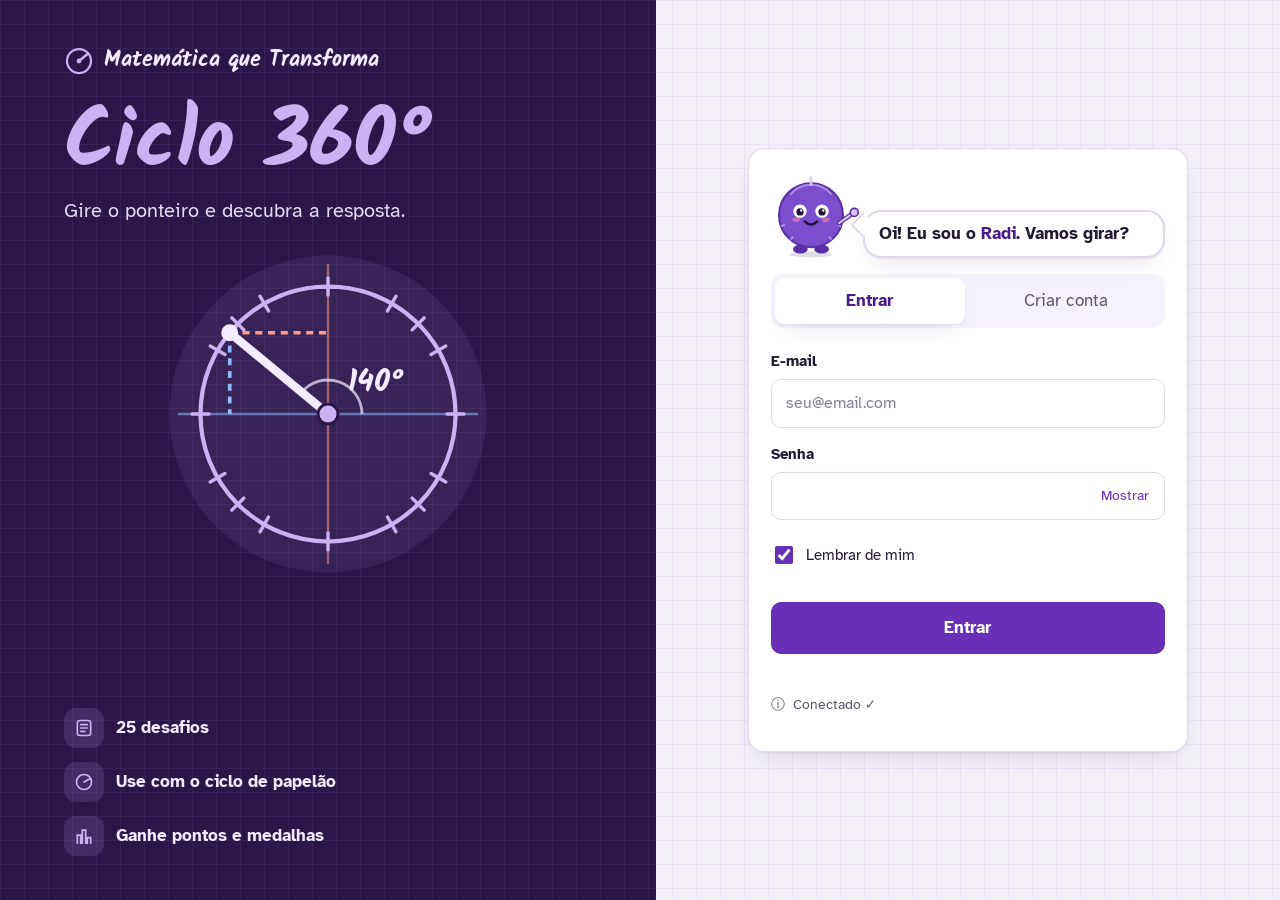
<file: index.html>
<!DOCTYPE html>
<html lang="pt-BR">
<head>
  <meta charset="UTF-8">
  <meta name="viewport" content="width=device-width, initial-scale=1, viewport-fit=cover">
  <meta name="theme-color" content="#2A1748">
  <meta name="description" content="Desafios de ciclo trigonométrico para fazer com o material Ciclo 360°.">
  <title>Ciclo 360° · Entrar</title>
  <link rel="icon" href="data:image/svg+xml,%3Csvg xmlns='http://www.w3.org/2000/svg' viewBox='0 0 40 40'%3E%3Crect width='40' height='40' rx='10' fill='%232A1748'/%3E%3Ccircle cx='20' cy='20' r='12' fill='none' stroke='%23C9B3F5' stroke-width='3'/%3E%3Cpath d='M20 20 28 14' stroke='%23C9B3F5' stroke-width='3.4' stroke-linecap='round'/%3E%3C/svg%3E">
  <link rel="preconnect" href="https://fonts.googleapis.com">
  <link rel="stylesheet" href="https://fonts.googleapis.com/css2?family=Atkinson+Hyperlegible:wght@400;700&family=Kalam:wght@400;700&display=swap">
  <link rel="stylesheet" href="css/base.css">
  <link rel="stylesheet" href="css/components.css">
  <link rel="stylesheet" href="css/pages.css">
  <link rel="stylesheet" href="css/lesson.css">
</head>
<body>
  <div class="auth">
    <section class="auth__hero" aria-label="Sobre o Ciclo 360°">
      <div class="auth__brand">
        <svg viewBox="0 0 40 40" aria-hidden="true"><circle cx="20" cy="20" r="16" fill="none" stroke="currentColor" stroke-width="3"/><path d="M20 20 L31 11" stroke="currentColor" stroke-width="3.4" stroke-linecap="round"/><circle cx="20" cy="20" r="3.2" fill="currentColor"/></svg>
        Matemática que Transforma
      </div>

      <div class="auth__intro">
        <h1 class="auth__title">Ciclo 360°</h1>
        <p class="auth__tagline">Gire o ponteiro e descubra a resposta.</p>
        <svg class="auth__cycle" id="heroCycle" viewBox="0 0 240 240" role="img" aria-label="Ciclo trigonométrico com o ponteiro girando até 150 graus">
          <circle cx="120" cy="120" r="112" fill="rgba(201,179,245,.08)"/>
          <line x1="14" y1="120" x2="226" y2="120" stroke="#8FB8FF" stroke-width="1.6" opacity=".55"/>
          <line x1="120" y1="14" x2="120" y2="226" stroke="#FF9A8B" stroke-width="1.6" opacity=".55"/>
          <circle cx="120" cy="120" r="90" fill="none" stroke="#C9B3F5" stroke-width="3"/>
          <g id="heroTicks" stroke="#C9B3F5" stroke-width="2.4" stroke-linecap="round"></g>
          <line id="heroSen" x1="120" y1="120" x2="120" y2="120" stroke="#FF9A8B" stroke-width="2.6" stroke-dasharray="5 4"/>
          <line id="heroCos" x1="120" y1="120" x2="120" y2="120" stroke="#8FB8FF" stroke-width="2.6" stroke-dasharray="5 4"/>
          <line id="heroPtr" x1="120" y1="120" x2="210" y2="120" stroke="#F3ECFF" stroke-width="6" stroke-linecap="round"/>
          <circle id="heroTip" cx="210" cy="120" r="6" fill="#F3ECFF"/>
          <circle cx="120" cy="120" r="7" fill="#C9B3F5" stroke="#2A1748" stroke-width="2"/>
          <path id="heroArc" d="" fill="none" stroke="#F3ECFF" stroke-width="2" opacity=".7"/>
          <text id="heroDeg" x="134" y="104" fill="#F3ECFF" font-family="Kalam, sans-serif" font-size="22" font-weight="700">0°</text>
        </svg>
      </div>

      <ul class="auth__features">
        <li><span class="ico"><svg viewBox="0 0 24 24" fill="none" stroke="currentColor" stroke-width="2" stroke-linecap="round"><rect x="4" y="3" width="16" height="18" rx="3"/><path d="M8 8h8M8 12h8M8 16h5"/></svg></span>
          <span><b>25 desafios</b></span></li>
        <li><span class="ico"><svg viewBox="0 0 24 24" fill="none" stroke="currentColor" stroke-width="2" stroke-linecap="round"><circle cx="12" cy="12" r="9"/><path d="M12 12 19 8"/></svg></span>
          <span><b>Use com o ciclo de papelão</b></span></li>
        <li><span class="ico"><svg viewBox="0 0 24 24" fill="none" stroke="currentColor" stroke-width="2" stroke-linecap="round"><path d="M8 21V11H4v10M14 21V5h-4v16M20 21v-7h-4v7"/></svg></span>
          <span><b>Ganhe pontos e medalhas</b></span></li>
      </ul>
    </section>

    <main class="auth__main">
      <div class="panel auth__card">
        <div class="radi-hello" id="radi-hello" aria-live="polite"></div>

        <div class="segmented auth__switch" role="tablist" aria-label="Escolha entre entrar e criar conta">
          <input type="radio" name="modo" id="tab-login" checked><label for="tab-login" role="tab">Entrar</label>
          <input type="radio" name="modo" id="tab-signup"><label for="tab-signup" role="tab">Criar conta</label>
        </div>

        <form id="form-login" novalidate>
          <div class="field">
            <label for="login-email">E-mail</label>
            <input class="input" id="login-email" type="email" autocomplete="email" inputmode="email" placeholder="seu@email.com" required>
          </div>
          <div class="field">
            <label for="login-senha">Senha</label>
            <div class="password">
              <input class="input" id="login-senha" type="password" autocomplete="current-password" required>
              <button type="button" class="password__toggle" data-toggle="login-senha">Mostrar</button>
            </div>
          </div>
          <label class="check"><input type="checkbox" id="login-lembrar" checked> Lembrar de mim</label>
          <p class="field-error" id="login-erro" role="alert"></p>
          <button class="btn btn--primary btn--block btn--lg" type="submit">Entrar</button>
        </form>

        <form id="form-signup" hidden novalidate>
          <div class="field">
            <span class="field-label">Eu sou</span>
            <div class="segmented">
              <input type="radio" name="papel" id="papel-aluno" value="aluno" checked><label for="papel-aluno">Aluno</label>
              <input type="radio" name="papel" id="papel-prof" value="professor"><label for="papel-prof">Professor</label>
            </div>
          </div>
          <div class="field">
            <label for="su-nome">Seu nome</label>
            <input class="input" id="su-nome" autocomplete="name" autocapitalize="words" required>
          </div>
          <div class="field">
            <label for="su-turma">Turma</label>
            <input class="input" id="su-turma" placeholder="ex.: 2º A" list="turmas" required>
            <datalist id="turmas"></datalist>
          </div>
          <div class="field">
            <label for="su-email">E-mail</label>
            <input class="input" id="su-email" type="email" autocomplete="email" inputmode="email" placeholder="seu@email.com" required>
          </div>
          <div class="field">
            <label for="su-senha">Senha</label>
            <div class="password">
              <input class="input" id="su-senha" type="password" autocomplete="new-password" minlength="6" placeholder="6 letras ou números" required>
              <button type="button" class="password__toggle" data-toggle="su-senha">Mostrar</button>
            </div>
          </div>
          <p class="field-error" id="su-erro" role="alert"></p>
          <button class="btn btn--primary btn--block btn--lg" type="submit">Criar conta</button>
        </form>
        <p class="storage-note" id="storage-note"></p>
      </div>
    </main>
  </div>

  <script src="js/vendor/supabase-2.117.2.js"></script>
  <script src="js/config.js"></script>
  <script src="js/data/challenges.js"></script>
  <script src="js/core/answers.js"></script>
  <script src="js/core/scoring.js"></script>
  <script src="js/services/storage-local.js"></script>
  <script src="js/services/storage-api.js"></script>
  <script src="js/services/storage-supabase.js"></script>
  <script src="js/services/db.js"></script>
  <script src="js/ui/layout.js"></script>
  <script src="js/ui/mascot.js"></script>
  <script src="js/pages/login.js"></script>
</body>
</html>
</file>
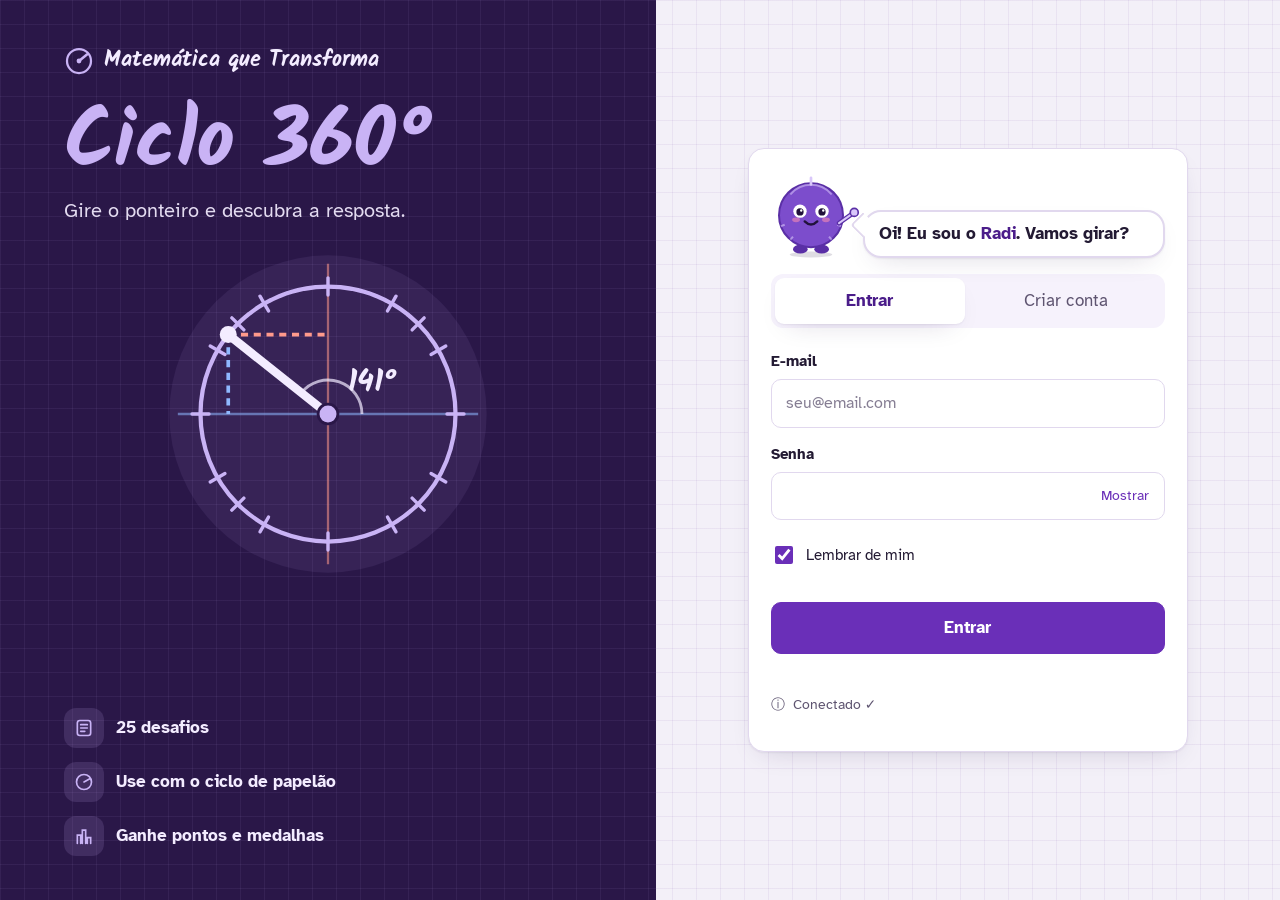
<file: aprenda.html>
<!DOCTYPE html>
<html lang="pt-BR">
<head>
  <meta charset="UTF-8">
  <meta name="viewport" content="width=device-width, initial-scale=1, viewport-fit=cover">
  <meta name="theme-color" content="#2A1748">
  <link rel="icon" href="data:image/svg+xml,%3Csvg xmlns='http://www.w3.org/2000/svg' viewBox='0 0 40 40'%3E%3Crect width='40' height='40' rx='10' fill='%232A1748'/%3E%3Ccircle cx='20' cy='20' r='12' fill='none' stroke='%23C9B3F5' stroke-width='3'/%3E%3Cpath d='M20 20 28 14' stroke='%23C9B3F5' stroke-width='3.4' stroke-linecap='round'/%3E%3C/svg%3E">
  <link rel="preconnect" href="https://fonts.googleapis.com">
  <link rel="stylesheet" href="https://fonts.googleapis.com/css2?family=Atkinson+Hyperlegible:wght@400;700&family=Kalam:wght@400;700&display=swap">
  <link rel="stylesheet" href="css/base.css">
  <link rel="stylesheet" href="css/components.css">
  <link rel="stylesheet" href="css/pages.css">
  <title>Aprenda · Ciclo 360°</title>
  <link rel="stylesheet" href="css/lesson.css">
  <link rel="stylesheet" href="css/learn.css">
</head>
<body>
  <header id="app-header"></header>
  <main class="container page">
    <div class="page-head">
      <div>
        <h1>Aprenda</h1>
        <p class="lead">Leia, veja os vídeos e teste no ciclo.</p>
      </div>
      <a class="btn btn--soft" href="prototipo/ciclo-360.html" target="_blank" rel="noopener">Abrir ciclo digital ↗</a>
    </div>

    <nav class="lr-index" id="lr-index" aria-label="Temas"></nav>
    <div id="lr-topics"></div>
    <p class="lr-credit">Vídeos do YouTube.</p>
    <p class="storage-note" id="storage-note"></p>
  </main>
  <script src="js/vendor/supabase-2.117.2.js"></script>
  <script src="js/config.js"></script>
  <script src="js/data/challenges.js"></script>
  <script src="js/core/answers.js"></script>
  <script src="js/core/scoring.js"></script>
  <script src="js/services/storage-local.js"></script>
  <script src="js/services/storage-api.js"></script>
  <script src="js/services/storage-supabase.js"></script>
  <script src="js/services/db.js"></script>
  <script src="js/ui/layout.js"></script>
  <script src="js/ui/mascot.js"></script>
  <script src="js/data/learn.js"></script>
  <script src="js/pages/aprenda.js"></script>
</body>
</html>
</file>
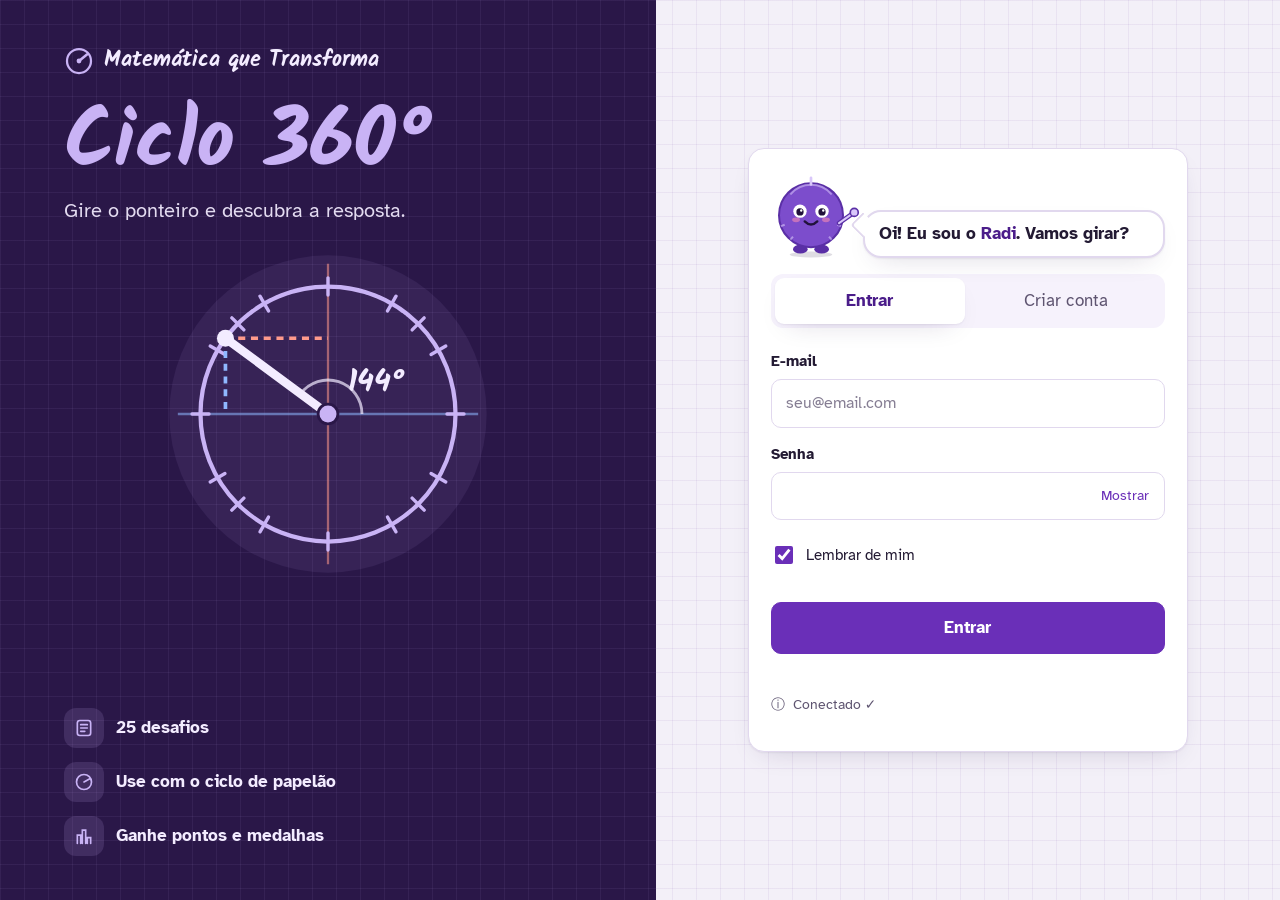
<file: desafios.html>
<!DOCTYPE html>
<html lang="pt-BR">
<head>
  <meta charset="UTF-8">
  <meta name="viewport" content="width=device-width, initial-scale=1, viewport-fit=cover">
  <meta name="theme-color" content="#2A1748">
  <link rel="icon" href="data:image/svg+xml,%3Csvg xmlns='http://www.w3.org/2000/svg' viewBox='0 0 40 40'%3E%3Crect width='40' height='40' rx='10' fill='%232A1748'/%3E%3Ccircle cx='20' cy='20' r='12' fill='none' stroke='%23C9B3F5' stroke-width='3'/%3E%3Cpath d='M20 20 28 14' stroke='%23C9B3F5' stroke-width='3.4' stroke-linecap='round'/%3E%3C/svg%3E">
  <link rel="preconnect" href="https://fonts.googleapis.com">
  <link rel="stylesheet" href="https://fonts.googleapis.com/css2?family=Atkinson+Hyperlegible:wght@400;700&family=Kalam:wght@400;700&display=swap">
  <link rel="stylesheet" href="css/base.css">
  <link rel="stylesheet" href="css/components.css">
  <link rel="stylesheet" href="css/pages.css">
  <link rel="stylesheet" href="css/lesson.css">
  <link rel="stylesheet" href="css/learn.css">
  <title>Desafios · Ciclo 360°</title>
</head>
<body>
  <header id="app-header"></header>
  <main class="container page">
    <div class="page-head">
      <div>
        <h1>Desafios</h1>
        <p class="lead">Pegue o ciclo e escolha um desafio.</p>
      </div>
      <a class="btn btn--soft" href="prototipo/ciclo-360.html" target="_blank" rel="noopener">Abrir ciclo digital ↗</a>
    </div>

    <section class="summary" aria-label="Seu progresso">
      <div class="stat level-card">
        <div class="stat__label" id="lvl-label">Nível 1</div>
        <div class="stat__value" id="lvl-name">Iniciante</div>
        <div class="meter"><span id="lvl-bar" style="width:0%"></span></div>
        <div class="stat__label" id="lvl-next"></div>
      </div>
      <div class="stat"><div class="stat__value" id="st-points">0</div><div class="stat__label">pontos</div></div>
      <div class="stat"><div class="stat__value" id="st-done">0/0</div><div class="stat__label">desafios feitos</div></div>
      <div class="stat stat--streak" id="st-streak-box"><div class="stat__value">🔥 <span id="st-streak">0</span></div><div class="stat__label" id="st-streak-label">dias seguidos</div></div>
    </section>

    <section id="next-up" aria-label="Próximo desafio sugerido"></section>

    <section class="toolbar" aria-label="Filtros">
      <div class="toolbar__group toolbar__group--chips">
        <span class="toolbar__label" id="lbl-diff">Nível</span>
        <div class="chips" id="f-diff" role="group" aria-labelledby="lbl-diff"></div>
      </div>
      <div class="field">
        <label for="f-tema">Tema</label>
        <select class="input" id="f-tema"></select>
      </div>
      <div class="field">
        <label for="f-status">Mostrar</label>
        <select class="input" id="f-status">
          <option value="todos">Todos</option>
          <option value="pendentes">A fazer</option>
          <option value="concluidos">Feitos</option>
        </select>
      </div>
    </section>

    <div class="stages" id="cards" aria-live="polite"><div class="loading">Carregando desafios…</div></div>
    <p class="storage-note" id="storage-note"></p>
  </main>


  <script src="js/vendor/supabase-2.117.2.js"></script>
  <script src="js/config.js"></script>
  <script src="js/data/challenges.js"></script>
  <script src="js/core/answers.js"></script>
  <script src="js/core/scoring.js"></script>
  <script src="js/services/storage-local.js"></script>
  <script src="js/services/storage-api.js"></script>
  <script src="js/services/storage-supabase.js"></script>
  <script src="js/services/db.js"></script>
  <script src="js/ui/layout.js"></script>
  <script src="js/ui/mascot.js"></script>
  <script src="js/ui/sfx.js"></script>
  <script src="js/data/learn.js"></script>
  <script src="js/ui/lesson.js"></script>
  <script src="js/pages/desafios.js"></script>
</body>
</html>
</file>
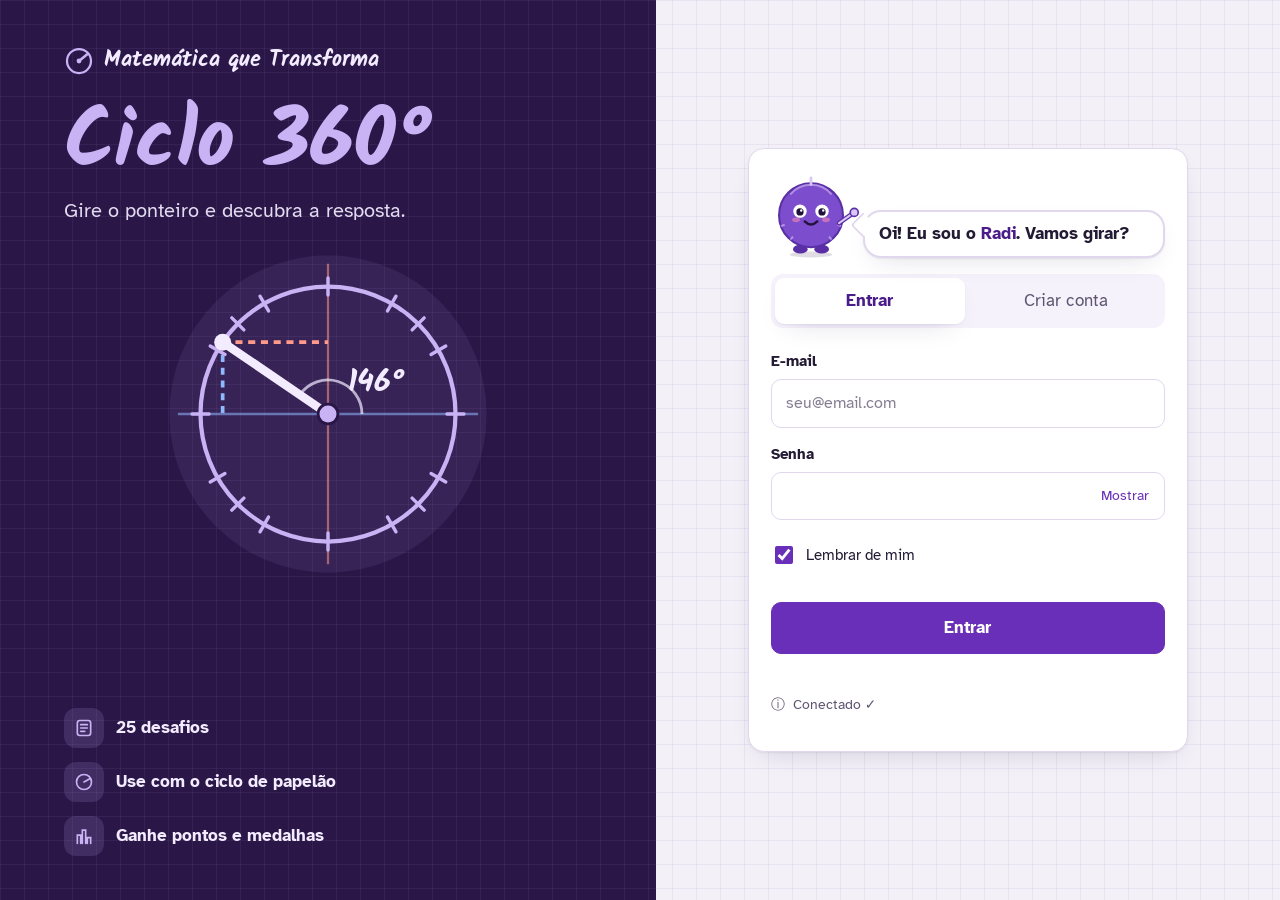
<file: perfil.html>
<!DOCTYPE html>
<html lang="pt-BR">
<head>
  <meta charset="UTF-8">
  <meta name="viewport" content="width=device-width, initial-scale=1, viewport-fit=cover">
  <meta name="theme-color" content="#2A1748">
  <link rel="icon" href="data:image/svg+xml,%3Csvg xmlns='http://www.w3.org/2000/svg' viewBox='0 0 40 40'%3E%3Crect width='40' height='40' rx='10' fill='%232A1748'/%3E%3Ccircle cx='20' cy='20' r='12' fill='none' stroke='%23C9B3F5' stroke-width='3'/%3E%3Cpath d='M20 20 28 14' stroke='%23C9B3F5' stroke-width='3.4' stroke-linecap='round'/%3E%3C/svg%3E">
  <link rel="preconnect" href="https://fonts.googleapis.com">
  <link rel="stylesheet" href="https://fonts.googleapis.com/css2?family=Atkinson+Hyperlegible:wght@400;700&family=Kalam:wght@400;700&display=swap">
  <link rel="stylesheet" href="css/base.css">
  <link rel="stylesheet" href="css/components.css">
  <link rel="stylesheet" href="css/pages.css">
  <title>Meu perfil · Ciclo 360°</title>
</head>
<body>
  <header id="app-header"></header>
  <main class="container page">
    <section class="profile-card">
      <div class="avatar" id="p-avatar" aria-hidden="true"></div>
      <div>
        <h1 id="p-nome">Meu perfil</h1>
        <p class="info" id="p-info"></p>
        <div class="lvl"><span id="p-lvl-label"></span><b id="p-lvl"></b></div>
        <div class="meter"><span id="p-lvl-bar"></span></div>
        <div class="lvl" style="margin-top:6px"><span id="p-lvl-next"></span></div>
      </div>
    </section>

    <section class="profile-top">
      <div class="panel">
        <h2>Níveis</h2>
        <div class="bars" id="p-diff"></div>
      </div>
      <div class="panel">
        <h2>Temas</h2>
        <div class="bars" id="p-tema"></div>
      </div>
    </section>

    <section class="section">
      <h2>Medalhas</h2>
      <div class="badges" id="p-badges"></div>
    </section>

    <section class="section">
      <h2>Últimos feitos</h2>
      <div class="panel"><ul class="history" id="p-hist"></ul></div>
    </section>

    <section class="section">
      <h2>Opções</h2>
      <div class="danger-zone">
        <button class="btn btn--danger" id="btn-reset">Apagar meus pontos</button>
      </div>
    </section>
    <p class="storage-note" id="storage-note"></p>
  </main>
  <script src="js/vendor/supabase-2.117.2.js"></script>
  <script src="js/config.js"></script>
  <script src="js/data/challenges.js"></script>
  <script src="js/core/answers.js"></script>
  <script src="js/core/scoring.js"></script>
  <script src="js/services/storage-local.js"></script>
  <script src="js/services/storage-api.js"></script>
  <script src="js/services/storage-supabase.js"></script>
  <script src="js/services/db.js"></script>
  <script src="js/ui/layout.js"></script>
  <script src="js/pages/perfil.js"></script>
</body>
</html>
</file>
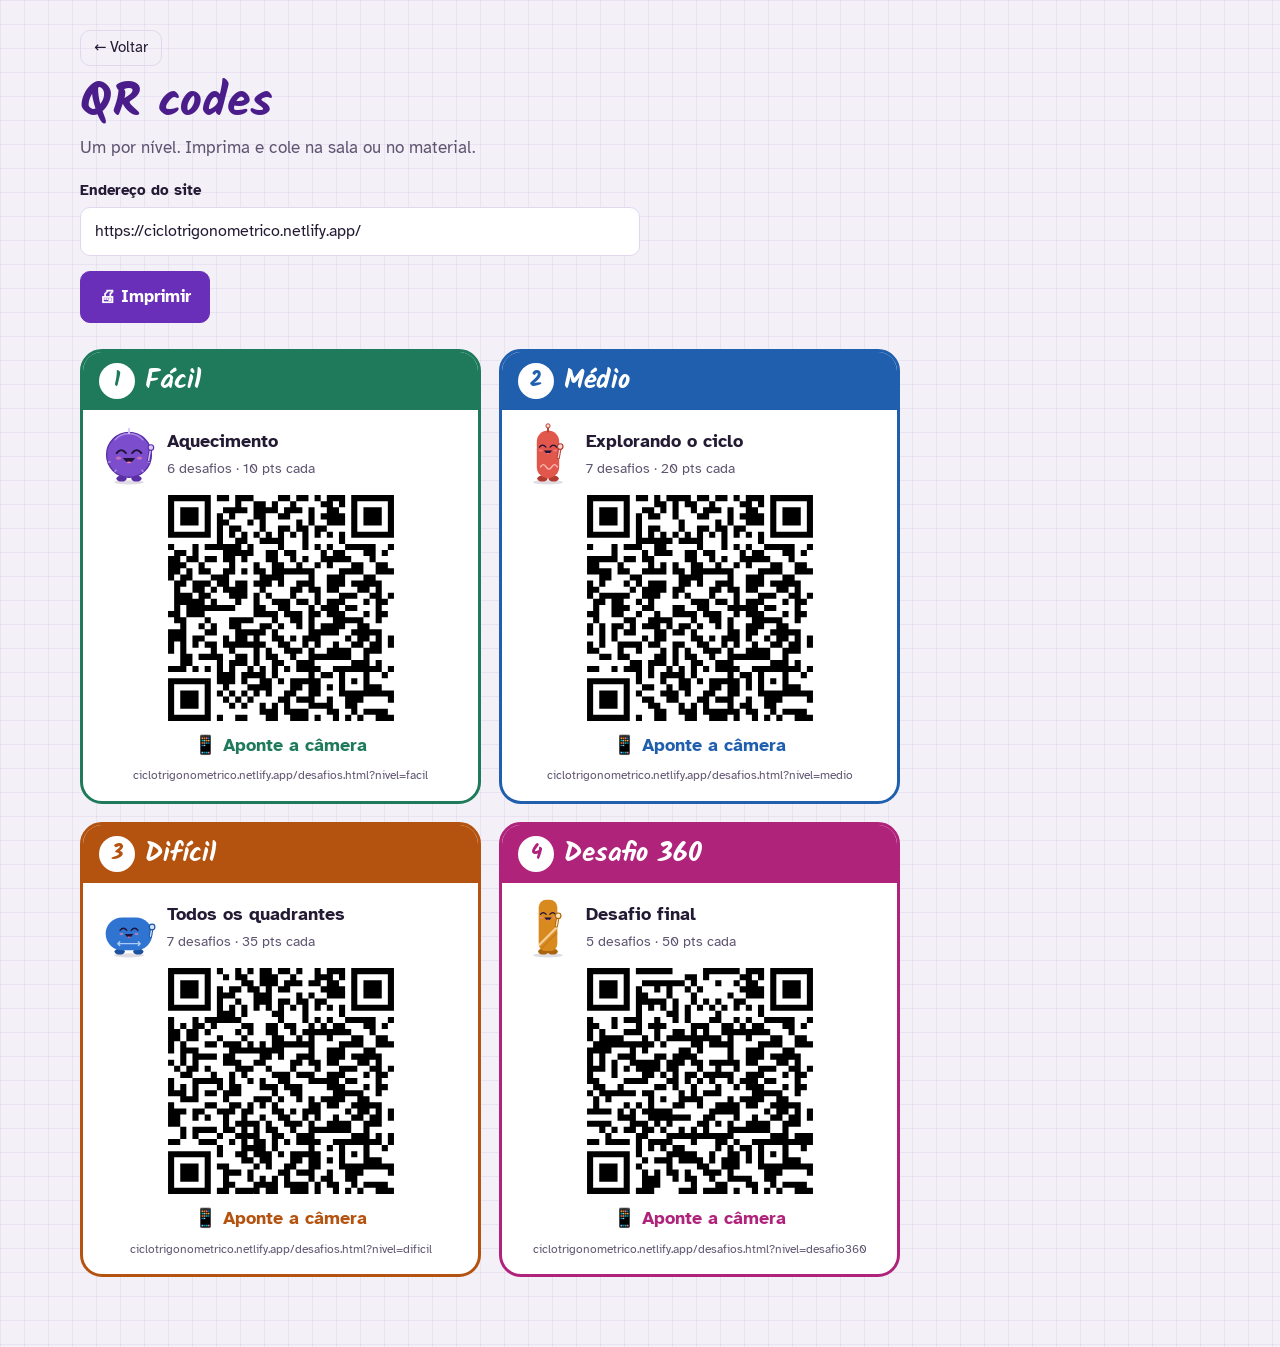
<file: qrcodes.html>
<!DOCTYPE html>
<html lang="pt-BR">
<head>
  <meta charset="UTF-8">
  <meta name="viewport" content="width=device-width, initial-scale=1, viewport-fit=cover">
  <meta name="theme-color" content="#2A1748">
  <title>QR codes · Ciclo 360°</title>
  <link rel="preconnect" href="https://fonts.googleapis.com">
  <link rel="stylesheet" href="https://fonts.googleapis.com/css2?family=Atkinson+Hyperlegible:wght@400;700&family=Kalam:wght@400;700&display=swap">
  <link rel="stylesheet" href="css/base.css">
  <link rel="stylesheet" href="css/components.css">
  <link rel="stylesheet" href="css/lesson.css">
  <link rel="stylesheet" href="css/qrcodes.css">
</head>
<body>
  <main class="container page">
    <div class="qr-tools no-print">
      <a class="btn btn--ghost btn--sm" href="desafios.html">← Voltar</a>
      <h1>QR codes</h1>
      <p class="lead">Um por nível. Imprima e cole na sala ou no material.</p>
      <div class="field">
        <label for="qr-url">Endereço do site</label>
        <input class="input" id="qr-url" type="url" inputmode="url" placeholder="https://seu-site.netlify.app/">
      </div>
      <p class="qr-warn" id="qr-warn" hidden></p>
      <div class="qr-actions">
        <button class="btn btn--primary btn--lg" id="qr-print">🖨 Imprimir</button>
      </div>
    </div>
    <div class="qr-sheet" id="qr-sheet"></div>
  </main>
  <script src="js/vendor/qrcode-generator-2.0.4.js"></script>
  <script src="js/config.js"></script>
  <script src="js/data/challenges.js"></script>
  <script src="js/ui/mascot.js"></script>
  <script src="js/pages/qrcodes.js"></script>
</body>
</html>
</file>
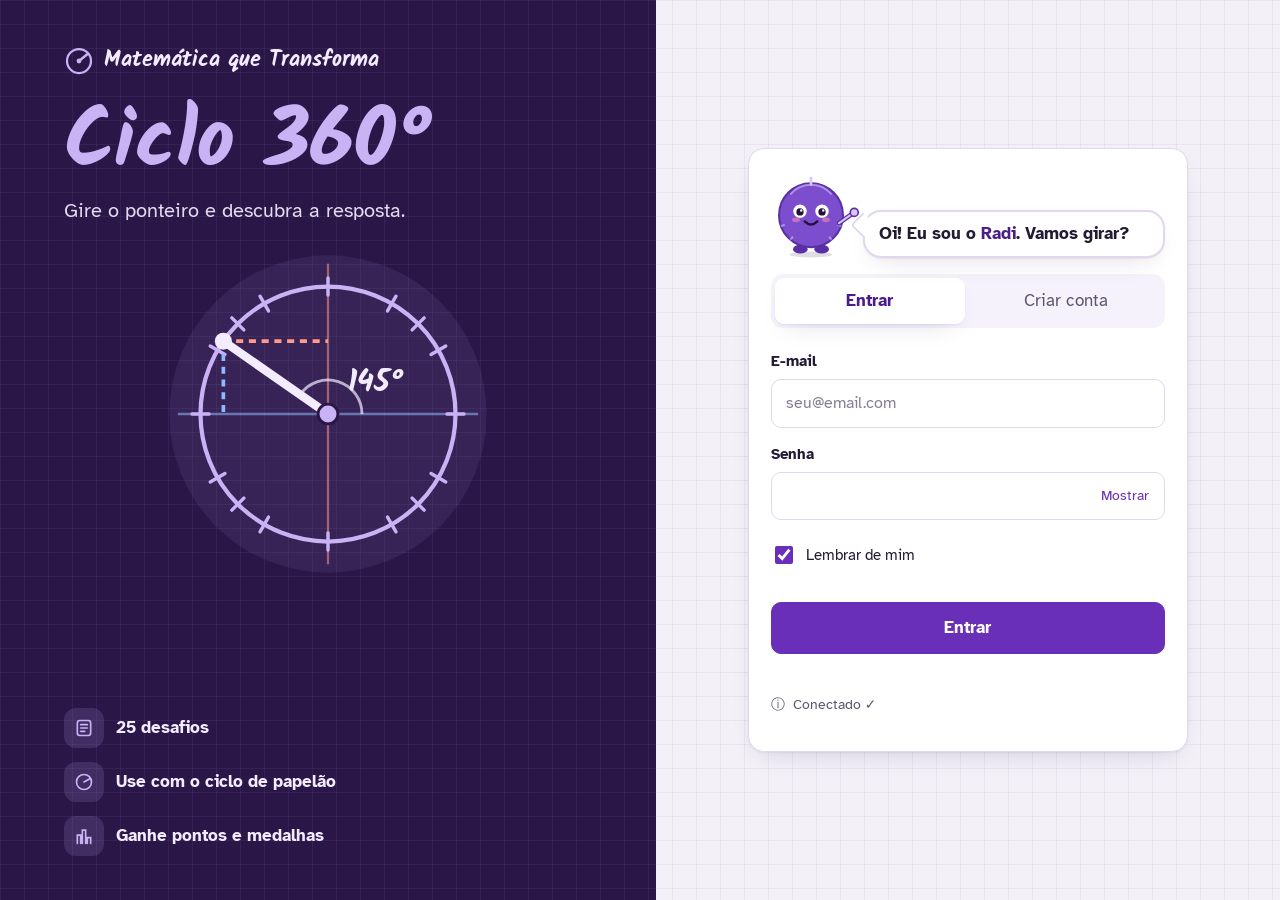
<file: ranking.html>
<!DOCTYPE html>
<html lang="pt-BR">
<head>
  <meta charset="UTF-8">
  <meta name="viewport" content="width=device-width, initial-scale=1, viewport-fit=cover">
  <meta name="theme-color" content="#2A1748">
  <link rel="icon" href="data:image/svg+xml,%3Csvg xmlns='http://www.w3.org/2000/svg' viewBox='0 0 40 40'%3E%3Crect width='40' height='40' rx='10' fill='%232A1748'/%3E%3Ccircle cx='20' cy='20' r='12' fill='none' stroke='%23C9B3F5' stroke-width='3'/%3E%3Cpath d='M20 20 28 14' stroke='%23C9B3F5' stroke-width='3.4' stroke-linecap='round'/%3E%3C/svg%3E">
  <link rel="preconnect" href="https://fonts.googleapis.com">
  <link rel="stylesheet" href="https://fonts.googleapis.com/css2?family=Atkinson+Hyperlegible:wght@400;700&family=Kalam:wght@400;700&display=swap">
  <link rel="stylesheet" href="css/base.css">
  <link rel="stylesheet" href="css/components.css">
  <link rel="stylesheet" href="css/pages.css">
  <title>Ranking · Ciclo 360°</title>
</head>
<body>
  <header id="app-header"></header>
  <main class="container page">
    <div class="page-head">
      <div>
        <h1>Ranking</h1>
        <p class="lead">Quem acerta de primeira ganha mais pontos.</p>
      </div>
    </div>
    <section class="toolbar" aria-label="Filtros do ranking">
      <div class="field field--wide">
        <label for="f-turma">Turma</label>
        <select class="input" id="f-turma"><option value="">Todas</option></select>
      </div>
      <div id="prof-tools" class="prof-tools" hidden>
        <a class="btn" href="qrcodes.html">QR codes</a>
        <button class="btn" id="btn-csv">Baixar planilha</button>
        <button class="btn btn--ghost" id="btn-demo">Tirar exemplos</button>
      </div>
    </section>
    <section class="podium" id="podium" aria-label="Três primeiros colocados"></section>
    <div class="table-wrap">
      <table class="rank">
        <caption class="sr-only">Classificação completa</caption>
        <thead><tr><th>#</th><th>Aluno</th><th class="hide-sm">Turma</th><th class="num">Feitos</th><th class="num">Pontos</th><th class="hide-sm">Último</th></tr></thead>
        <tbody id="rank-body"></tbody>
      </table>
    </div>
    <p class="storage-note" id="storage-note"></p>
  </main>
  <script src="js/vendor/supabase-2.117.2.js"></script>
  <script src="js/config.js"></script>
  <script src="js/data/challenges.js"></script>
  <script src="js/core/answers.js"></script>
  <script src="js/core/scoring.js"></script>
  <script src="js/services/storage-local.js"></script>
  <script src="js/services/storage-api.js"></script>
  <script src="js/services/storage-supabase.js"></script>
  <script src="js/services/db.js"></script>
  <script src="js/ui/layout.js"></script>
  <script src="js/pages/ranking.js"></script>
</body>
</html>
</file>
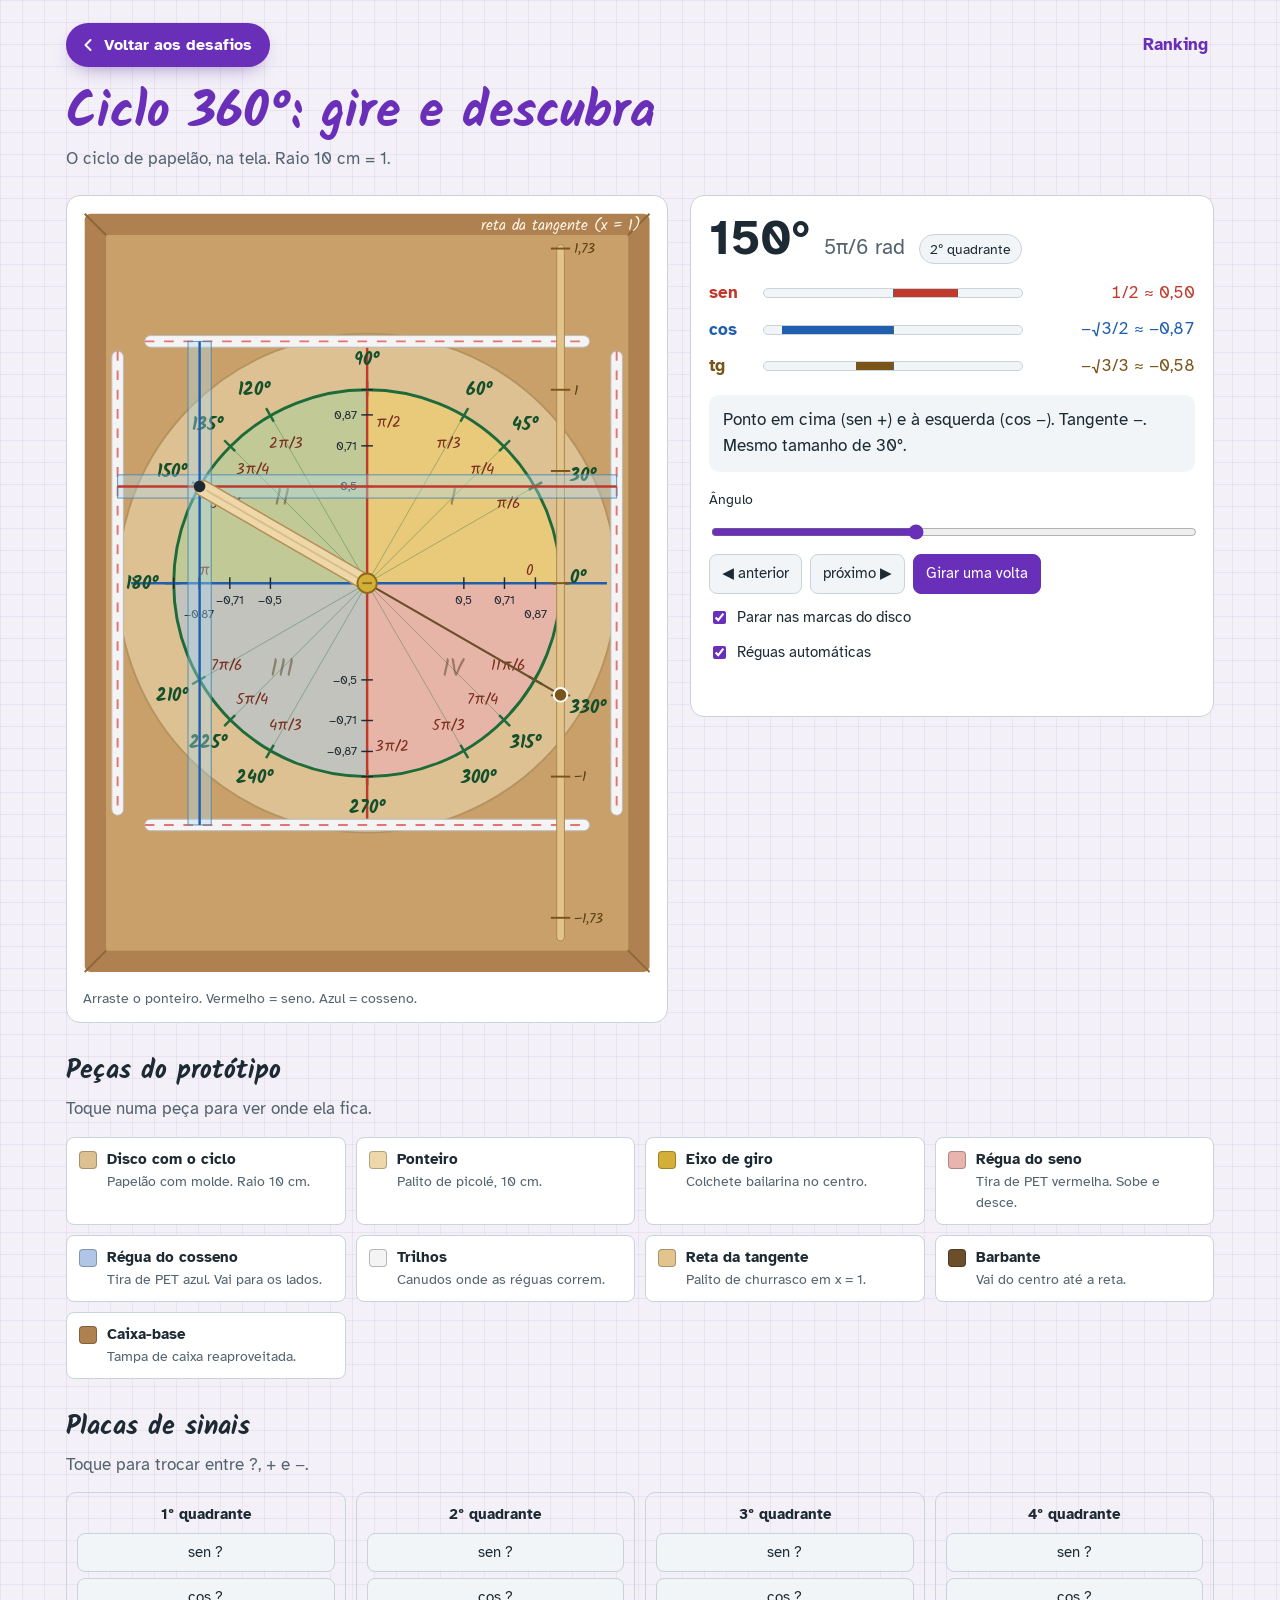
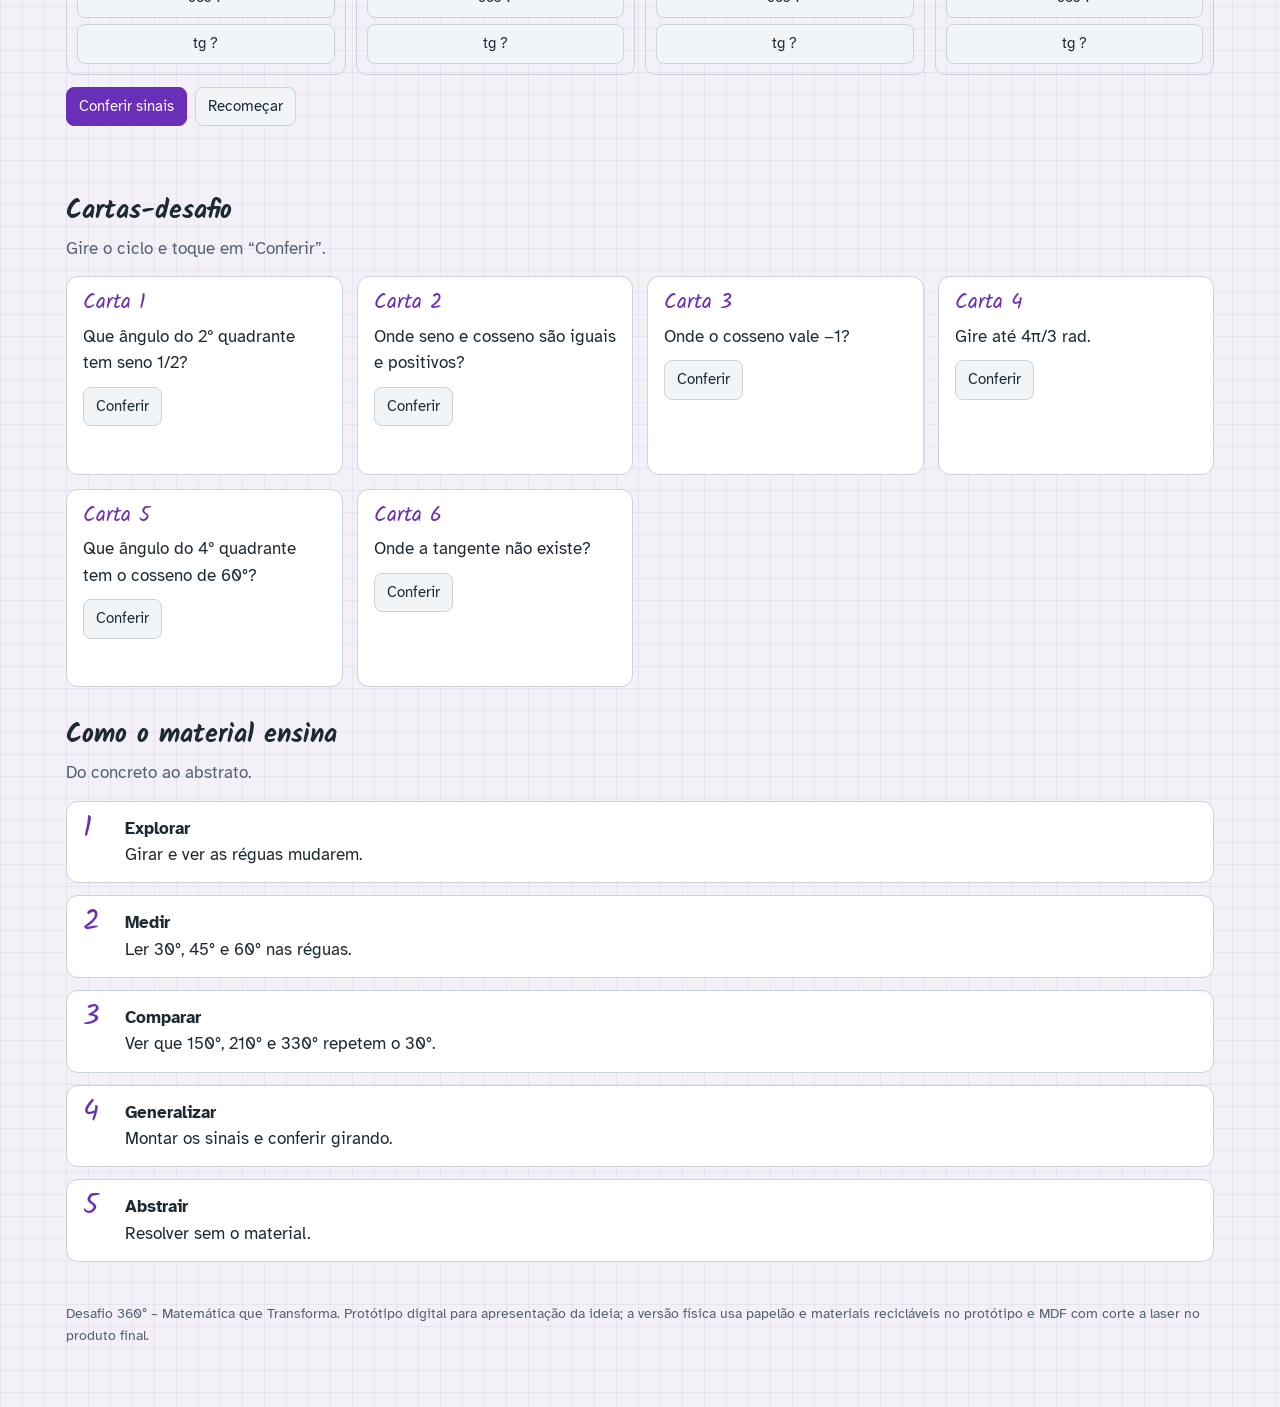
<file: prototipo/ciclo-360.html>
<!DOCTYPE html>
<html lang="pt-BR">
<head>
<meta charset="UTF-8">
<meta name="theme-color" content="#2A1748">
<meta name="viewport" content="width=device-width, initial-scale=1, viewport-fit=cover">
<title>Ciclo 360°: gire e descubra – protótipo digital</title>
<link rel="preconnect" href="https://fonts.googleapis.com">
<link href="https://fonts.googleapis.com/css2?family=Atkinson+Hyperlegible:wght@400;700&family=Kalam:wght@400;700&display=swap" rel="stylesheet">
<style>
:root{
  --bg:#F3F0F8; --grid:rgba(91,42,158,.065); --paper:#FFFFFF; --ink:#1D2A33; --muted:#53636E;
  --line:#C9D3DA; --sen:#C0392B; --cos:#1F5FAE; --tg:#7A5418; --ok:#1E7A45; --bad:#B3261E;
  --chip:#F2F5F7; --accent:#6A2FB8;
  color-scheme: light;
  box-sizing:border-box;
  padding-top:env(safe-area-inset-top,0px); padding-bottom:env(safe-area-inset-bottom,0px);
}
@media (prefers-color-scheme: dark){
  :root:not([data-theme="light"]){
    --bg:#151B20; --grid:rgba(160,200,230,.06); --paper:#1F272E; --ink:#E7EDF1; --muted:#9FB0BC;
    --line:#34414B; --sen:#FF7A6B; --cos:#7DB3FF; --tg:#E2B66E; --ok:#5FD08F; --bad:#FF8A80;
    --chip:#28323A; --accent:#B794F6; color-scheme: dark;
  }
}
:root[data-theme="dark"]{
  --bg:#151B20; --grid:rgba(160,200,230,.06); --paper:#1F272E; --ink:#E7EDF1; --muted:#9FB0BC;
  --line:#34414B; --sen:#FF7A6B; --cos:#7DB3FF; --tg:#E2B66E; --ok:#5FD08F; --bad:#FF8A80;
  --chip:#28323A; --accent:#B794F6; color-scheme: dark;
}
*,*::before,*::after{box-sizing:border-box}
html{scroll-padding-top:env(safe-area-inset-top,0px)}
body{margin:0;background:var(--bg);color:var(--ink);
  background-image:linear-gradient(var(--grid) 1px,transparent 1px),linear-gradient(90deg,var(--grid) 1px,transparent 1px);
  background-size:22px 22px;
  font-family:"Atkinson Hyperlegible",system-ui,-apple-system,"Segoe UI",Roboto,sans-serif;font-size:17px;line-height:1.55}
.wrap{max-width:1180px;margin:0 auto;padding:22px 16px 60px}
.topbar{display:flex;align-items:center;justify-content:space-between;gap:12px;margin:0 0 20px;flex-wrap:wrap}
.back{display:inline-flex;align-items:center;gap:6px;padding:10px 18px 10px 12px;min-height:44px;border-radius:999px;background:var(--accent);color:var(--paper);text-decoration:none;font-weight:700;font-size:.98rem;box-shadow:0 8px 20px -10px rgba(74,29,138,.6)}
.back:hover{filter:brightness(1.08)}
.back svg{width:20px;height:20px}
.topbar__link{color:var(--accent);font-weight:700;text-decoration:none;padding:10px 6px;min-height:44px;display:inline-flex;align-items:center}
.topbar__link:hover{text-decoration:underline}
header h1{font-family:"Kalam","Segoe Print","Bradley Hand","Atkinson Hyperlegible",sans-serif;font-weight:700;font-size:clamp(2rem,5vw,3.1rem);line-height:1.05;margin:0 0 6px;color:var(--accent)}
header p{margin:0;color:var(--muted);max-width:62ch}
.main{display:grid;grid-template-columns:minmax(0,1.15fr) minmax(0,1fr);gap:22px;margin-top:22px;align-items:start}
@media (max-width:860px){.main{grid-template-columns:1fr}}
.scene{background:var(--paper);border:1px solid var(--line);border-radius:14px;padding:10px}
.scene svg{width:100%;height:auto;display:block;touch-action:none;user-select:none}
.hint{font-size:.9rem;color:var(--muted);margin:8px 6px 2px}
.panel{background:var(--paper);border:1px solid var(--line);border-radius:14px;padding:18px}
.panel+ .panel{margin-top:16px}
h2{font-family:"Kalam","Segoe Print","Bradley Hand","Atkinson Hyperlegible",sans-serif;font-size:1.6rem;margin:0 0 10px;line-height:1.15}
h3{font-size:1.05rem;margin:0 0 6px}
.angle{display:flex;align-items:baseline;gap:14px;flex-wrap:wrap}
.angle .deg{font-size:3rem;font-weight:700;line-height:1}
.angle .rad{font-size:1.3rem;color:var(--muted)}
.badge{display:inline-block;padding:3px 10px;border-radius:999px;background:var(--chip);font-size:.9rem;border:1px solid var(--line)}
.reads{display:grid;gap:10px;margin:16px 0}
.read{display:grid;grid-template-columns:44px 1fr auto;gap:10px;align-items:center}
.read b{font-size:1.05rem}
.bar{height:10px;background:var(--chip);border-radius:6px;position:relative;overflow:hidden;border:1px solid var(--line)}
.bar i{position:absolute;top:0;bottom:0;left:50%;width:0}
.bar::after{content:"";position:absolute;left:50%;top:-2px;bottom:-2px;width:1px;background:var(--muted)}
.val{font-variant-numeric:tabular-nums;text-align:right;min-width:9.5em}
.sen{color:var(--sen)} .cos{color:var(--cos)} .tg{color:var(--tg)}
.explain{background:var(--chip);border-radius:10px;padding:12px 14px;margin:0}
.ctrls{display:grid;gap:12px;margin-top:16px}
input[type=range]{width:100%;accent-color:var(--accent)}
.row{display:flex;gap:8px;flex-wrap:wrap;align-items:center}
button{font:inherit;font-size:.95rem;border:1px solid var(--line);background:var(--chip);color:var(--ink);border-radius:8px;padding:7px 12px;cursor:pointer}
button:hover{border-color:var(--muted)}
button.primary{background:var(--accent);color:var(--paper);border-color:var(--accent)}
:focus-visible{outline:3px solid var(--cos);outline-offset:2px}
label.check{display:flex;gap:8px;align-items:flex-start;font-size:.95rem;cursor:pointer}
label.check input{margin-top:5px;accent-color:var(--accent)}
.status{font-size:.95rem;min-height:1.4em}
.status.ok{color:var(--ok)} .status.bad{color:var(--bad)}
section.block{margin-top:34px}
.pieces{display:grid;grid-template-columns:repeat(auto-fill,minmax(250px,1fr));gap:10px}
.piece{text-align:left;display:grid;grid-template-columns:18px 1fr;gap:10px;padding:10px 12px;background:var(--paper)}
.piece .sw{width:18px;height:18px;border-radius:4px;margin-top:3px;border:1px solid rgba(0,0,0,.25)}
.piece small{display:block;color:var(--muted);font-size:.86rem}
.signs{display:grid;grid-template-columns:repeat(4,minmax(0,1fr));gap:10px}
@media (max-width:560px){.signs{grid-template-columns:repeat(2,minmax(0,1fr))}}
.q{border:1px solid var(--line);border-radius:10px;padding:10px;text-align:center}
.q h3{font-size:.95rem}
.q button{display:block;width:100%;margin-top:6px}
.q button.right{border-color:var(--ok);color:var(--ok)}
.q button.wrong{border-color:var(--bad);color:var(--bad)}
.cards{display:grid;grid-template-columns:repeat(auto-fill,minmax(260px,1fr));gap:14px}
.card{background:var(--paper);border:1px solid var(--line);border-radius:12px;padding:16px;display:flex;flex-direction:column;gap:10px}
.card .n{font-family:"Kalam",cursive;font-size:1.3rem;color:var(--accent);line-height:1}
.card p{margin:0}
.card .fb{font-size:.95rem}
.steps{counter-reset:s;list-style:none;padding:0;margin:0;display:grid;gap:12px}
.steps li{counter-increment:s;background:var(--paper);border:1px solid var(--line);border-radius:12px;padding:14px 16px 14px 58px;position:relative}
.steps li::before{content:counter(s);position:absolute;left:16px;top:12px;font-family:"Kalam",cursive;font-size:1.8rem;color:var(--accent);line-height:1}
.steps b{display:block}
.lead{color:var(--muted);max-width:70ch;margin:0 0 14px}
footer{margin-top:40px;color:var(--muted);font-size:.9rem}
.hl{animation:hl 1.4s ease-in-out 3}
@keyframes hl{0%,100%{opacity:1}50%{opacity:.25}}
@media (prefers-reduced-motion: reduce){.hl{animation:none;outline:4px dashed #ff3b30}}
.svg-hand{font-family:"Kalam","Segoe Print","Bradley Hand",sans-serif}
</style>
</head>
<body>
<div class="wrap">
<header>
  <nav class="topbar" aria-label="Navegação do site">
    <a class="back" href="../desafios.html"><svg viewBox="0 0 24 24" fill="none" stroke="currentColor" stroke-width="2.4" stroke-linecap="round" stroke-linejoin="round" aria-hidden="true"><path d="M15 18l-6-6 6-6"/></svg>Voltar aos desafios</a>
    <a class="topbar__link" href="../ranking.html">Ranking</a>
  </nav>
  <h1>Ciclo 360°: gire e descubra</h1>
  <p>O ciclo de papelão, na tela. Raio 10 cm = 1.</p>
</header>

<div class="main">
  <div class="scene">
    <svg id="svg" viewBox="0 0 600 800" role="img" aria-labelledby="svgT svgD">
      <title id="svgT">Ciclo trigonométrico montado em uma caixa de papelão</title>
      <desc id="svgD">Disco com ângulos em graus e radianos, ponteiro giratório, réguas transparentes de seno e cosseno e reta da tangente com barbante.</desc>
      <g id="p-caixa">
        <rect x="8" y="8" width="584" height="784" rx="6" fill="#B08150"/>
        <rect x="30" y="30" width="540" height="740" rx="3" fill="#C9A06A"/>
        <path d="M30 30 L8 8 M570 30 L592 8 M30 770 L8 792 M570 770 L592 792" stroke="#8E6638" stroke-width="2"/>
      </g>
      <g id="p-disco">
        <circle cx="300" cy="390" r="258" fill="#DDC193" stroke="#B4935F" stroke-width="2"/>
        <g id="quads"></g>
        <g id="radials"></g>
        <circle cx="300" cy="390" r="200" fill="none" stroke="#1E6B3A" stroke-width="3"/>
        <g id="axes"></g>
        <g id="labels" class="svg-hand"></g>
      </g>
      <g id="p-trilhos">
        <rect x="36" y="150" width="12" height="480" rx="6" fill="#F4F4F4" stroke="#B9B9B9"/>
        <rect x="552" y="150" width="12" height="480" rx="6" fill="#F4F4F4" stroke="#B9B9B9"/>
        <rect x="70" y="134" width="460" height="12" rx="6" fill="#F4F4F4" stroke="#B9B9B9"/>
        <rect x="70" y="634" width="460" height="12" rx="6" fill="#F4F4F4" stroke="#B9B9B9"/>
        <path d="M42 150 V630 M558 150 V630 M70 140 H530 M70 640 H530" stroke="#E57373" stroke-width="2" stroke-dasharray="10 10"/>
      </g>
      <g id="p-tangente">
        <rect x="496" y="40" width="8" height="720" rx="4" fill="#E2C48C" stroke="#A9884F"/>
        <g id="tgticks" class="svg-hand"></g>
      </g>
      <line id="p-barbante" x1="300" y1="390" x2="500" y2="390" stroke="#6B4F2A" stroke-width="2.2" stroke-linecap="round"/>
      <circle id="tgDot" cx="500" cy="390" r="7" fill="#7A5418" stroke="#fff" stroke-width="2"/>
      <g id="p-pet-sen" style="cursor:ns-resize">
        <rect id="senStrip" x="42" y="378" width="516" height="24" fill="rgba(170,215,240,.38)" stroke="rgba(70,130,170,.85)"/>
        <line id="senLine" x1="42" y1="390" x2="558" y2="390" stroke="#C0392B" stroke-width="2.5"/>
      </g>
      <g id="p-pet-cos" style="cursor:ew-resize">
        <rect id="cosStrip" x="488" y="140" width="24" height="500" fill="rgba(170,215,240,.38)" stroke="rgba(70,130,170,.85)"/>
        <line id="cosLine" x1="500" y1="140" x2="500" y2="640" stroke="#1F5FAE" stroke-width="2.5"/>
      </g>
      <g id="p-ponteiro">
        <g id="pointer">
          <rect x="296" y="382" width="208" height="16" rx="8" fill="#EED7A8" stroke="#B48F55" stroke-width="1.5"/>
          <path d="M310 390 H492" stroke="#D9BE8A" stroke-width="2"/>
          <circle cx="500" cy="390" r="6" fill="#1D2A33"/>
        </g>
      </g>
      <g id="p-colchete">
        <circle cx="300" cy="390" r="10" fill="#D4AF37" stroke="#8A6D1A" stroke-width="2"/>
        <path d="M295 390 H305" stroke="#8A6D1A" stroke-width="2"/>
      </g>
    </svg>
    <p class="hint" id="hint">Arraste o ponteiro. Vermelho = seno. Azul = cosseno.</p>
  </div>

  <div>
    <div class="panel" aria-live="polite">
      <div class="angle"><span class="deg" id="oDeg">150°</span><span class="rad" id="oRad">5π/6 rad</span><span class="badge" id="oQuad">2º quadrante</span></div>
      <div class="reads">
        <div class="read"><b class="sen">sen</b><div class="bar"><i id="bSen" style="background:var(--sen)"></i></div><span class="val sen" id="oSen"></span></div>
        <div class="read"><b class="cos">cos</b><div class="bar"><i id="bCos" style="background:var(--cos)"></i></div><span class="val cos" id="oCos"></span></div>
        <div class="read"><b class="tg">tg</b><div class="bar"><i id="bTg" style="background:var(--tg)"></i></div><span class="val tg" id="oTg"></span></div>
      </div>
      <p class="explain" id="oExplain"></p>
      <div class="ctrls">
        <label for="rng" class="badge" style="border:none;background:none;padding:0">Ângulo</label>
        <input type="range" id="rng" min="0" max="359" value="150" aria-label="Ângulo em graus">
        <div class="row">
          <button id="bMinus" aria-label="Ângulo notável anterior">◀ anterior</button>
          <button id="bPlus" aria-label="Próximo ângulo notável">próximo ▶</button>
          <button id="bSpin" class="primary">Girar uma volta</button>
        </div>
        <label class="check"><input type="checkbox" id="cSnap" checked> Parar nas marcas do disco</label>
        <label class="check"><input type="checkbox" id="cAuto" checked> Réguas automáticas</label>
        <div class="status" id="oStatus"></div>
      </div>
    </div>
  </div>
</div>

<section class="block">
  <h2>Peças do protótipo</h2>
  <p class="lead">Toque numa peça para ver onde ela fica.</p>
  <div class="pieces" id="pieces"></div>
</section>

<section class="block">
  <h2>Placas de sinais</h2>
  <p class="lead">Toque para trocar entre ?, + e −.</p>
  <div class="signs" id="signs"></div>
  <div class="row" style="margin-top:12px">
    <button class="primary" id="bCheckSigns">Conferir sinais</button>
    <button id="bResetSigns">Recomeçar</button>
  </div>
  <p class="status" id="oSigns"></p>
</section>

<section class="block">
  <h2>Cartas-desafio</h2>
  <p class="lead">Gire o ciclo e toque em “Conferir”.</p>
  <div class="cards" id="cards"></div>
</section>

<section class="block">
  <h2>Como o material ensina</h2>
  <p class="lead">Do concreto ao abstrato.</p>
  <ol class="steps">
    <li><b>Explorar</b>Girar e ver as réguas mudarem.</li>
    <li><b>Medir</b>Ler 30°, 45° e 60° nas réguas.</li>
    <li><b>Comparar</b>Ver que 150°, 210° e 330° repetem o 30°.</li>
    <li><b>Generalizar</b>Montar os sinais e conferir girando.</li>
    <li><b>Abstrair</b>Resolver sem o material.</li>
  </ol>
</section>

<footer>Desafio 360° – Matemática que Transforma. Protótipo digital para apresentação da ideia; a versão física usa papelão e materiais recicláveis no protótipo e MDF com corte a laser no produto final.</footer>
</div>

<script>
(function(){
const NS="http://www.w3.org/2000/svg";
const CX=300, CY=390, U=200;
const NOT=[0,30,45,60,90,120,135,150,180,210,225,240,270,300,315,330];
const RAD={0:"0",30:"π/6",45:"π/4",60:"π/3",90:"π/2",120:"2π/3",135:"3π/4",150:"5π/6",180:"π",210:"7π/6",225:"5π/4",240:"4π/3",270:"3π/2",300:"5π/3",315:"7π/4",330:"11π/6"};
const SB={0:"0",30:"1/2",45:"√2/2",60:"√3/2",90:"1"};
const TB={0:"0",30:"√3/3",45:"1",60:"√3"};
const $=id=>document.getElementById(id);
function el(tag,attrs,parent,text){const e=document.createElementNS(NS,tag);for(const k in attrs)e.setAttribute(k,attrs[k]);if(text!=null)e.textContent=text;parent.appendChild(e);return e;}
const fmt=v=>{let s=(Math.abs(v)<0.005?0:v).toFixed(2).replace(".",",");return s.replace("-","−");};
const P=(deg,r)=>[CX+r*Math.cos(deg*Math.PI/180),CY-r*Math.sin(deg*Math.PI/180)];

/* desenho fixo */
const qcol=["#F6D55C","#9ED39A","#9EC6EE","#F2A7C0"];
for(let q=0;q<4;q++){const a=P(q*90,200),b=P(q*90+90,200);
  el("path",{d:`M${CX} ${CY} L${a[0]} ${a[1]} A200 200 0 0 0 ${b[0]} ${b[1]} Z`,fill:qcol[q],opacity:".45"},$("quads"));}
const qn=["I","II","III","IV"];
for(let q=0;q<4;q++){const p=P(q*90+45,125);el("text",{x:p[0],y:p[1]+8,"text-anchor":"middle","font-size":"26","fill":"#5C4A2E",opacity:".55","class":"svg-hand"},$("labels"),qn[q]);}
NOT.forEach(d=>{const a=P(d,0),b=P(d,200);
  if(d%90)el("line",{x1:a[0],y1:a[1],x2:b[0],y2:b[1],stroke:"#1E6B3A","stroke-width":".8",opacity:".45"},$("radials"));
  const t1=P(d,193),t2=P(d,209);el("line",{x1:t1[0],y1:t1[1],x2:t2[0],y2:t2[1],stroke:"#1E6B3A","stroke-width":"2.5"},$("radials"));
  let L=P(d,232),anc="middle";if(d===0){L=[510,CY-6];anc="start";}if(d===30){L=[510,L[1]+4];anc="start";}if(d===330){L=[510,L[1]+12];anc="start";}el("text",{x:L[0],y:L[1]+6,"text-anchor":anc,"font-size":"19",fill:"#14502B","font-weight":"700"},$("labels"),d+"°");
  let r=P(d,168);let dx=0,dy=6;
  if(d===0){dy=-8;} if(d===180){dy=-8;} if(d===90){dx=22;} if(d===270){dx=26;}
  el("text",{x:r[0]+dx,y:r[1]+dy,"text-anchor":"middle","font-size":"15",fill:"#7A2E1F"},$("labels"),RAD[d]);
});
const ax=$("axes");
el("line",{x1:56,y1:CY,x2:548,y2:CY,stroke:"#1F5FAE","stroke-width":"2.5"},ax);
el("line",{x1:CX,y1:146,x2:CX,y2:634,stroke:"#C0392B","stroke-width":"2.5"},ax);
[[.5,"0,5"],[.71,"0,71"],[.87,"0,87"],[1,""]].forEach(([v,t])=>{
  [1,-1].forEach(s=>{const x=CX+s*v*U,y=CY-s*v*U;
    el("line",{x1:x,y1:CY-6,x2:x,y2:CY+6,stroke:"#1D2A33","stroke-width":"1.5"},ax);
    if(t)el("text",{x:x,y:CY+(v===.87?36:22),"text-anchor":"middle","font-size":"12",fill:"#1D2A33"},ax,(s<0?"−":"")+t);
    el("line",{x1:CX-6,y1:y,x2:CX+6,y2:y,stroke:"#1D2A33","stroke-width":"1.5"},ax);
    if(t)el("text",{x:CX-10,y:y+4,"text-anchor":"end","font-size":"12",fill:"#1D2A33"},ax,(s<0?"−":"")+t);
  });
});
[[0,""],[.58,""],[1,"1"],[1.73,"1,73"]].forEach(([v,t])=>{[1,-1].forEach(s=>{if(v===0&&s<0)return;const y=CY-s*v*U;
  el("line",{x1:490,y1:y,x2:510,y2:y,stroke:"#7A5418","stroke-width":"2"},$("tgticks"));
  if(t)el("text",{x:514,y:y+5,"font-size":"14",fill:"#5A3E10"},$("tgticks"),(s<0&&v?"−":"")+t);});});
el("text",{x:500,y:25,"text-anchor":"middle","font-size":"15",fill:"#FFF7E6","class":"svg-hand"},$("tgticks"),"reta da tangente (x = 1)");

/* estado */
let ang=150, sv=.5, cv=-.866, auto=true, snap=true, spinning=false;
function exactSin(a){if(a===0||a===180)return"0";const ref=a<=90?a:a<=180?180-a:a<=270?a-180:360-a;return(a>180?"−":"")+SB[ref];}
function exactCos(a){if(a===90||a===270)return"0";const ref=a<=90?a:a<=180?180-a:a<=270?a-180:360-a;return((a>90&&a<270)?"−":"")+SB[90-ref];}
function exactTg(a){if(a===90||a===270)return null;const ref=a<=90?a:a<=180?180-a:a<=270?a-180:360-a;if(ref===0)return"0";return(((a>90&&a<180)||(a>270))?"−":"")+TB[ref];}
function quad(a){if(a%90===0)return 0;return Math.floor(a/90)+1;}
function setBar(id,v,max){const b=$(id),w=Math.min(Math.abs(v)/max,1)*50;b.style.width=w+"%";b.style.left=(v>=0?50:50-w)+"%";}

function render(){
  const s=Math.sin(ang*Math.PI/180), c=Math.cos(ang*Math.PI/180);
  $("pointer").setAttribute("transform",`rotate(${-ang} ${CX} ${CY})`);
  if(auto){sv=s;cv=c;}
  const sy=CY-sv*U, cx=CX+cv*U;
  $("senStrip").setAttribute("y",sy-12);$("senLine").setAttribute("y1",sy);$("senLine").setAttribute("y2",sy);
  $("cosStrip").setAttribute("x",cx-12);$("cosLine").setAttribute("x1",cx);$("cosLine").setAttribute("x2",cx);
  const nt=Math.abs(c)<1e-9;
  const tv=nt?Infinity:s/c, tip=P(ang,200);
  const bb=$("p-barbante"), dot=$("tgDot");
  if(nt){bb.setAttribute("x1",CX);bb.setAttribute("y1",CY);bb.setAttribute("x2",tip[0]);bb.setAttribute("y2",tip[1]);dot.style.display="none";}
  else{let ty=CY-tv*U;const clipped=ty<40||ty>760;ty=Math.max(40,Math.min(760,ty));
    const tx=clipped?CX+(ty-CY)/(-tv):500;
    if(c>0){bb.setAttribute("x1",CX);bb.setAttribute("y1",CY);}else{bb.setAttribute("x1",tip[0]);bb.setAttribute("y1",tip[1]);}
    bb.setAttribute("x2",tx);bb.setAttribute("y2",ty);dot.style.display=clipped?"none":"";dot.setAttribute("cy",ty);}
  const isN=NOT.includes(ang);
  $("oDeg").textContent=ang+"°";
  $("oRad").textContent=isN?RAD[ang]+" rad":"≈ "+fmt(ang*Math.PI/180)+" rad";
  const q=quad(ang);$("oQuad").textContent=q?q+"º quadrante":"sobre um eixo";
  $("oSen").textContent=(isN?exactSin(ang)+" ≈ ":"")+fmt(s);
  $("oCos").textContent=(isN?exactCos(ang)+" ≈ ":"")+fmt(c);
  $("oTg").textContent=nt?"não existe":(isN?exactTg(ang)+" ≈ ":"")+fmt(tv);
  setBar("bSen",s,1);setBar("bCos",c,1);setBar("bTg",nt?0:tv,2);
  $("oExplain").textContent=explain(ang,s,c,nt);
  $("rng").value=ang;
  status(s,c);
}
function explain(a,s,c,nt){
  const ref=a<=90?a:a<=180?180-a:a<=270?a-180:360-a;
  if(nt)return`Em ${a}°, cos = 0. O barbante não cruza a reta: a tangente não existe.`;
  if(a===0||a===180)return`Em ${a}°, sen = 0 e tangente = 0.`;
  const lado=c>0?"à direita (cos +)":"à esquerda (cos −)";
  const alt=s>0?"em cima (sen +)":"embaixo (sen −)";
  const t=(s/c)>0?"Tangente +.":"Tangente −.";
  let sim=a!==ref?` Mesmo tamanho de ${ref}°.`:"";
  return`Ponto ${alt} e ${lado}. ${t}${sim}`;
}
function status(s,c){
  const st=$("oStatus");
  if(auto){st.className="status";st.textContent="";$("hint").textContent="Arraste o ponteiro. Vermelho = seno. Azul = cosseno.";return;}
  $("hint").textContent="Arraste as réguas até a ponta do ponteiro.";
  const okS=Math.abs(sv-s)<.03, okC=Math.abs(cv-c)<.03;
  st.className="status"+(okS&&okC?" ok":"");
  st.textContent=`Régua do seno marca ${fmt(sv)} ${okS?"✓ encostou":"(ainda não encostou)"} · régua do cosseno marca ${fmt(cv)} ${okC?"✓ encostou":"(ainda não encostou)"}`;
}
function setAng(a){a=((Math.round(a)%360)+360)%360;
  if(snap){let best=NOT[0],bd=999;NOT.concat([360]).forEach(n=>{const d=Math.abs(n-a);if(d<bd){bd=d;best=n%360;}});a=best;}
  ang=a;render();}

/* interação */
const svg=$("svg");
function pt(e){const p=svg.createSVGPoint();p.x=e.clientX;p.y=e.clientY;return p.matrixTransform(svg.getScreenCTM().inverse());}
let drag=null;
svg.addEventListener("pointerdown",e=>{
  const t=e.target;
  if(!auto&&t.closest("#p-pet-sen"))drag="sen";
  else if(!auto&&t.closest("#p-pet-cos"))drag="cos";
  else drag="ang";
  svg.setPointerCapture(e.pointerId);move(e);});
svg.addEventListener("pointermove",e=>{if(drag)move(e);});
svg.addEventListener("pointerup",()=>drag=null);
svg.addEventListener("pointercancel",()=>drag=null);
function move(e){const p=pt(e);
  if(drag==="ang"){if(Math.hypot(p.x-CX,p.y-CY)<12)return;setAng(Math.atan2(CY-p.y,p.x-CX)*180/Math.PI);}
  else if(drag==="sen"){sv=Math.max(-1.1,Math.min(1.1,(CY-p.y)/U));render();}
  else if(drag==="cos"){cv=Math.max(-1.1,Math.min(1.1,(p.x-CX)/U));render();}}
$("rng").addEventListener("input",e=>{const s0=snap;snap=false;setAng(+e.target.value);snap=s0;});
$("rng").addEventListener("change",e=>setAng(+e.target.value));
$("bMinus").onclick=()=>{const s0=snap;snap=false;const prev=[...NOT].reverse().find(n=>n<ang);setAng(prev===undefined?330:prev);snap=s0;};
$("bPlus").onclick=()=>{const s0=snap;snap=false;const nx=NOT.find(n=>n>ang);setAng(nx===undefined?0:nx);snap=s0;};
$("cSnap").onchange=e=>{snap=e.target.checked;setAng(ang);};
$("cAuto").onchange=e=>{auto=e.target.checked;
  ["p-pet-sen","p-pet-cos"].forEach(id=>$(id).style.pointerEvents=auto?"none":"auto");
  if(!auto){sv=0;cv=0;}render();};
["p-pet-sen","p-pet-cos"].forEach(id=>$(id).style.pointerEvents="none");
$("bSpin").onclick=()=>{if(spinning)return;spinning=true;const s0=snap;snap=false;let a=0;const reduce=matchMedia("(prefers-reduced-motion: reduce)").matches;
  const step=()=>{a+=reduce?15:1.2;setAng(a>=360?0:a);if(a<360)requestAnimationFrame(step);else{snap=s0;spinning=false;setAng(0);}};
  if(reduce){const it=setInterval(()=>{a+=15;setAng(a%360);if(a>=360){clearInterval(it);snap=s0;spinning=false;}},250);}else requestAnimationFrame(step);};

/* peças */
const PIECES=[
 ["p-disco","#DDC193","Disco com o ciclo","Papelão com molde. Raio 10 cm."],
 ["p-ponteiro","#EED7A8","Ponteiro","Palito de picolé, 10 cm."],
 ["p-colchete","#D4AF37","Eixo de giro","Colchete bailarina no centro."],
 ["p-pet-sen","#E8B4AE","Régua do seno","Tira de PET vermelha. Sobe e desce."],
 ["p-pet-cos","#AFC6E6","Régua do cosseno","Tira de PET azul. Vai para os lados."],
 ["p-trilhos","#F4F4F4","Trilhos","Canudos onde as réguas correm."],
 ["p-tangente","#E2C48C","Reta da tangente","Palito de churrasco em x = 1."],
 ["p-barbante","#6B4F2A","Barbante","Vai do centro até a reta."],
 ["p-caixa","#B08150","Caixa-base","Tampa de caixa reaproveitada."]];
PIECES.forEach(([id,col,t,d])=>{const b=document.createElement("button");b.className="piece";
  b.innerHTML=`<span class="sw" style="background:${col}"></span><span><b>${t}</b><small>${d}</small></span>`;
  b.onclick=()=>{const g=$(id);g.classList.remove("hl");void g.getBBox();g.classList.add("hl");svg.scrollIntoView({behavior:"smooth",block:"center"});};
  $("pieces").appendChild(b);});

/* sinais */
const ANS={1:["+","+","+"],2:["+","−","−"],3:["−","−","+"],4:["−","+","−"]};
const FN=["sen","cos","tg"];const signState={};
for(let q=1;q<=4;q++){const d=document.createElement("div");d.className="q";d.innerHTML=`<h3>${q}º quadrante</h3>`;
  FN.forEach((f,i)=>{const b=document.createElement("button");b.dataset.q=q;b.dataset.i=i;signState[q+"-"+i]="?";b.textContent=`${f}  ?`;
    b.onclick=()=>{const k=q+"-"+i;signState[k]=signState[k]==="?"?"+":signState[k]==="+"?"−":"?";b.textContent=`${f}  ${signState[k]}`;b.classList.remove("right","wrong");};
    d.appendChild(b);});$("signs").appendChild(d);}
$("bCheckSigns").onclick=()=>{let ok=0,emp=0;document.querySelectorAll(".q button").forEach(b=>{const k=b.dataset.q+"-"+b.dataset.i,v=signState[k];
  b.classList.remove("right","wrong");if(v==="?"){emp++;return;}if(v===ANS[b.dataset.q][b.dataset.i]){b.classList.add("right");ok++;}else b.classList.add("wrong");});
  const o=$("oSigns");if(emp){o.className="status bad";o.textContent=`Faltam ${emp} placas.`;}
  else if(ok===12){o.className="status ok";o.textContent="Todas certas! 🎉";}
  else{o.className="status bad";o.textContent=`${ok} de 12 certas. Gire e confira as vermelhas.`;}};
$("bResetSigns").onclick=()=>{document.querySelectorAll(".q button").forEach(b=>{const k=b.dataset.q+"-"+b.dataset.i;signState[k]="?";b.textContent=`${FN[b.dataset.i]}  ?`;b.classList.remove("right","wrong");});$("oSigns").textContent="";};

/* cartas */
const CARDS=[
 ["Que ângulo do 2º quadrante tem seno 1/2?",a=>a===150,"Mesma altura de 30°.","Isso! 150°."],
 ["Onde seno e cosseno são iguais e positivos?",a=>a===45,"Réguas do mesmo tamanho.","Isso! 45°."],
 ["Onde o cosseno vale −1?",a=>a===180,"Régua azul toda à esquerda.","Isso! 180°."],
 ["Gire até 4π/3 rad.",a=>a===240,"π é meia volta. Mais 60°.","Isso! 240°."],
 ["Que ângulo do 4º quadrante tem o cosseno de 60°?",a=>a===300,"O ponto só desce.","Isso! 300°."],
 ["Onde a tangente não existe?",a=>a===90||a===270,"O barbante fica paralelo à reta.","Isso! 90° e 270°."]];
CARDS.forEach(([t,chk,hint,ok],i)=>{const c=document.createElement("div");c.className="card";
  c.innerHTML=`<span class="n">Carta ${i+1}</span><p>${t}</p><div class="row"><button>Conferir</button></div><p class="fb status"></p>`;
  const fb=c.querySelector(".fb");c.querySelector("button").onclick=()=>{if(chk(ang)){fb.className="fb status ok";fb.textContent=ok;}else{fb.className="fb status bad";fb.textContent=`Ainda não (${ang}°). Dica: ${hint}`;}};
  $("cards").appendChild(c);});

render();
})();
</script>
</body>
</html>
</file>
<file: css/base.css>
/* ===== Base: variáveis, tipografia e estrutura ===== */
:root {
  --bg: #F3F0F8;
  --grid: rgba(91, 42, 158, .065);
  --surface: #FFFFFF;
  --surface-2: #F6F2FC;
  --ink: #231A33;
  --muted: #5E5470;
  --line: #E1D8EE;
  --accent: #6A2FB8;
  --accent-strong: #4B1D8A;
  --accent-soft: #EFE6FB;
  --accent-ink: #FFFFFF;
  --header-bg: #2A1748;
  --header-ink: #F3ECFF;
  --header-muted: #BFA9E6;
  --lilac: #C9B3F5;
  --kraft: #C9A06A;
  --kraft-dark: #8E6638;
  --sen: #C0392B;
  --cos: #1F5FAE;
  --ok: #1E7A45;   --ok-bg: #E3F4EA;
  --bad: #B3261E;  --bad-bg: #FBE9E7;
  --warn: #8A5A00; --warn-bg: #FFF3D6;
  --gold: #C9A227; --silver: #9AA3AE; --bronze: #B07040;

  --d-facil: #1E7A5A;   --d-facil-bg: #DFF4EC;
  --d-medio: #1F5FAE;   --d-medio-bg: #E4EEFA;
  --d-dificil: #B4530F; --d-dificil-bg: #FCEBDD;
  --d-360: #B0237A;     --d-360-bg: #FBE3F1;

  --radius-sm: 10px;
  --radius: 16px;
  --radius-lg: 24px;
  --shadow: 0 1px 2px rgba(42, 23, 72, .06), 0 10px 28px -14px rgba(42, 23, 72, .22);
  --shadow-lg: 0 2px 6px rgba(42, 23, 72, .08), 0 24px 60px -20px rgba(42, 23, 72, .35);
  --tabbar-h: 0px;

  --font-body: "Atkinson Hyperlegible", system-ui, -apple-system, "Segoe UI", Roboto, sans-serif;
  --font-hand: "Kalam", "Segoe Print", "Bradley Hand", "Atkinson Hyperlegible", sans-serif;

  color-scheme: light;
  box-sizing: border-box;
  padding-top: env(safe-area-inset-top, 0px);
  padding-bottom: env(safe-area-inset-bottom, 0px);
}

@media (prefers-color-scheme: dark) {
  :root:not([data-theme="light"]) {
    --bg: #14101C; --grid: rgba(190, 160, 255, .055); --surface: #1E1829; --surface-2: #29213A;
    --ink: #EEE8F7; --muted: #A99BBF; --line: #382E4D;
    --accent: #B794F6; --accent-strong: #D3BCFF; --accent-soft: #2E2443; --accent-ink: #1A0F2E;
    --header-bg: #1B1228; --header-ink: #F3ECFF; --header-muted: #A893CF;
    --sen: #FF7A6B; --cos: #7DB3FF;
    --ok: #5FD08F; --ok-bg: #1C3326; --bad: #FF8A80; --bad-bg: #3A1F1D; --warn: #F2C266; --warn-bg: #3A2E14;
    --d-facil: #6FD3AE; --d-facil-bg: #17332A; --d-medio: #7DB3FF; --d-medio-bg: #1A2A40;
    --d-dificil: #F2A266; --d-dificil-bg: #3A2617; --d-360: #F28CC8; --d-360-bg: #3A1A2F;
    --shadow: 0 1px 2px rgba(0, 0, 0, .3), 0 10px 28px -14px rgba(0, 0, 0, .6);
    --shadow-lg: 0 2px 6px rgba(0, 0, 0, .35), 0 24px 60px -20px rgba(0, 0, 0, .7);
    color-scheme: dark;
  }
}
:root[data-theme="dark"] {
  --bg: #14101C; --grid: rgba(190, 160, 255, .055); --surface: #1E1829; --surface-2: #29213A;
  --ink: #EEE8F7; --muted: #A99BBF; --line: #382E4D;
  --accent: #B794F6; --accent-strong: #D3BCFF; --accent-soft: #2E2443; --accent-ink: #1A0F2E;
  --header-bg: #1B1228; --header-ink: #F3ECFF; --header-muted: #A893CF;
  --sen: #FF7A6B; --cos: #7DB3FF;
  --ok: #5FD08F; --ok-bg: #1C3326; --bad: #FF8A80; --bad-bg: #3A1F1D; --warn: #F2C266; --warn-bg: #3A2E14;
  --d-facil: #6FD3AE; --d-facil-bg: #17332A; --d-medio: #7DB3FF; --d-medio-bg: #1A2A40;
  --d-dificil: #F2A266; --d-dificil-bg: #3A2617; --d-360: #F28CC8; --d-360-bg: #3A1A2F;
  --shadow: 0 1px 2px rgba(0, 0, 0, .3), 0 10px 28px -14px rgba(0, 0, 0, .6);
  --shadow-lg: 0 2px 6px rgba(0, 0, 0, .35), 0 24px 60px -20px rgba(0, 0, 0, .7);
  color-scheme: dark;
}

*, *::before, *::after { box-sizing: border-box; }
[hidden] { display: none !important; }
html { scroll-padding-top: calc(env(safe-area-inset-top, 0px) + 84px); -webkit-text-size-adjust: 100%; }

body {
  margin: 0;
  min-height: 100%;
  background-color: var(--bg);
  background-image:
    linear-gradient(var(--grid) 1px, transparent 1px),
    linear-gradient(90deg, var(--grid) 1px, transparent 1px);
  background-size: 24px 24px;
  color: var(--ink);
  font-family: var(--font-body);
  font-size: 17px;
  line-height: 1.55;
  -webkit-tap-highlight-color: transparent;
}

h1, h2, h3 { line-height: 1.15; margin: 0 0 .5em; text-wrap: balance; }
h1, h2 { font-family: var(--font-hand); font-weight: 700; color: var(--accent-strong); }
h1 { font-size: clamp(2.1rem, 6vw, 3rem); letter-spacing: -.01em; }
h2 { font-size: clamp(1.45rem, 4vw, 1.75rem); }
h3 { font-size: 1.1rem; }
p { margin: 0 0 1em; }
a { color: var(--accent); text-underline-offset: 3px; }

.container { max-width: 1160px; margin: 0 auto; padding-left: 20px; padding-right: 20px; }
.page { padding-top: 30px; padding-bottom: calc(70px + var(--tabbar-h)); }
.lead { color: var(--muted); max-width: 64ch; }
.muted { color: var(--muted); }
.sr-only { position: absolute; width: 1px; height: 1px; overflow: hidden; clip: rect(0 0 0 0); white-space: nowrap; }

:focus-visible { outline: 3px solid var(--accent); outline-offset: 2px; }

.storage-note { color: var(--muted); font-size: .86rem; margin-top: 40px; display: flex; gap: 8px; align-items: flex-start; }
.storage-note::before { content: "ⓘ"; }
.storage-note:empty { display: none; }

@media (max-width: 760px) {
  :root { --tabbar-h: 68px; }
  body { font-size: 16.5px; }
  .container { padding-left: 16px; padding-right: 16px; }
  .page { padding-top: 22px; }
}

@media (prefers-reduced-motion: reduce) {
  *, *::before, *::after { animation: none !important; transition: none !important; }
}
</file>
<file: css/components.css>
/* ===== Componentes ===== */

/* ---------- Cabeçalho ---------- */
.site-header {
  position: sticky; top: env(safe-area-inset-top, 0px); z-index: 30;
  background: var(--header-bg); color: var(--header-ink);
  box-shadow: 0 6px 20px -12px rgba(20, 8, 40, .6);
}
body::before {
  content: ""; position: fixed; inset: 0 0 auto; height: env(safe-area-inset-top, 0px);
  z-index: 31; background: var(--header-bg);
}
.site-header__inner {
  max-width: 1160px; margin: 0 auto; padding: 10px 20px; min-height: 64px;
  display: flex; align-items: center; gap: 22px;
}
.brand {
  display: flex; align-items: center; gap: 9px; text-decoration: none; flex-shrink: 0;
  color: var(--header-ink); font-family: var(--font-hand); font-weight: 700; font-size: 1.5rem; line-height: 1;
}
.brand__mark { width: 32px; height: 32px; color: var(--lilac); }

.nav { display: flex; gap: 4px; }
.nav a {
  display: flex; align-items: center; gap: 7px;
  color: var(--header-muted); text-decoration: none; padding: 8px 14px; border-radius: 999px; font-size: .97rem;
  transition: background .15s, color .15s;
}
.nav a svg { width: 18px; height: 18px; flex-shrink: 0; }
.nav a:hover { color: var(--header-ink); background: rgba(255, 255, 255, .08); }
.nav a[aria-current="page"] { background: var(--lilac); color: #2A1748; font-weight: 700; }

.userbox { margin-left: auto; display: flex; align-items: center; gap: 12px; font-size: .95rem; }
.userbox__who { display: grid; line-height: 1.2; text-align: right; }
.userbox__name { font-weight: 700; }
.userbox__level { color: var(--header-muted); font-size: .82rem; }
.pill.pill--points { background: var(--lilac); color: #2A1748; border: none; font-weight: 700; padding: 5px 12px; }
.btn-exit {
  font: inherit; font-size: .9rem; display: inline-flex; align-items: center; gap: 6px; cursor: pointer;
  color: var(--header-ink); background: rgba(255, 255, 255, .08); border: 1px solid rgba(255, 255, 255, .16);
  border-radius: 999px; padding: 7px 13px; min-height: 38px;
}
.btn-exit svg { width: 17px; height: 17px; }
.btn-exit:hover { background: rgba(255, 255, 255, .16); }

/* Celular: menu vira barra inferior */
@media (max-width: 760px) {
  .site-header__inner { padding: 8px 16px; min-height: 56px; gap: 10px; }
  .brand { font-size: 1.3rem; }
  .brand__mark { width: 28px; height: 28px; }
  .userbox { gap: 8px; }
  .userbox__who { display: none; }
  .btn-exit span { display: none; }
  .btn-exit { padding: 8px; width: 40px; justify-content: center; }

  .nav {
    position: fixed; z-index: 40; left: 0; right: 0; bottom: 0;
    background: var(--surface); border-top: 1px solid var(--line);
    box-shadow: 0 -8px 24px -16px rgba(42, 23, 72, .4);
    padding: 6px 6px calc(6px + env(safe-area-inset-bottom, 0px));
    display: grid; grid-template-columns: repeat(5, 1fr); gap: 2px;
  }
  .nav a {
    flex-direction: column; gap: 2px; padding: 7px 4px; border-radius: 12px;
    color: var(--muted); font-size: .7rem; min-height: 54px; justify-content: center; text-align: center;
  }
  .nav a svg { width: 22px; height: 22px; }
  .nav a:hover { background: var(--surface-2); color: var(--ink); }
  .nav a[aria-current="page"] { background: var(--accent-soft); color: var(--accent-strong); }
  .nav .ext { display: none; }
}

/* ---------- Botões ---------- */
.btn {
  font: inherit; font-size: .98rem; cursor: pointer; line-height: 1.2;
  display: inline-flex; align-items: center; justify-content: center; gap: 7px;
  padding: 10px 18px; min-height: 44px; border-radius: var(--radius-sm);
  border: 1px solid var(--line); background: var(--surface); color: var(--ink);
  text-decoration: none; transition: background .15s, border-color .15s, transform .1s;
}
.btn svg { width: 18px; height: 18px; }
.btn:hover { border-color: var(--accent); }
.btn:active { transform: scale(.98); }
.btn:disabled { opacity: .55; cursor: not-allowed; transform: none; }
.btn--primary { background: var(--accent); border-color: var(--accent); color: var(--accent-ink); font-weight: 700; }
.btn--primary:hover { background: var(--accent-strong); border-color: var(--accent-strong); }
.btn--soft { background: var(--accent-soft); border-color: transparent; color: var(--accent-strong); font-weight: 700; }
.btn--ghost { background: transparent; }
.btn--danger { color: var(--bad); border-color: var(--bad); background: transparent; }
.btn--sm { padding: 6px 13px; min-height: 36px; font-size: .92rem; }
.btn--block { width: 100%; }
.btn--lg { min-height: 52px; font-size: 1.05rem; }

/* ---------- Etiquetas ---------- */
.pill { display: inline-flex; align-items: center; padding: 3px 11px; border-radius: 999px; background: var(--surface-2); border: 1px solid var(--line); font-size: .88rem; }
.tag { display: inline-flex; align-items: center; gap: 5px; padding: 3px 10px; border-radius: 999px; font-size: .8rem; font-weight: 700; white-space: nowrap; }
.tag::before { content: ""; width: 7px; height: 7px; border-radius: 50%; background: currentColor; }
.tag--facil { color: var(--d-facil); background: var(--d-facil-bg); }
.tag--medio { color: var(--d-medio); background: var(--d-medio-bg); }
.tag--dificil { color: var(--d-dificil); background: var(--d-dificil-bg); }
.tag--desafio360 { color: var(--d-360); background: var(--d-360-bg); }

/* ---------- Painéis ---------- */
.panel { background: var(--surface); border: 1px solid var(--line); border-radius: var(--radius); padding: 22px; box-shadow: var(--shadow); }
@media (max-width: 760px) { .panel { padding: 18px; } }

/* ---------- Formulários ---------- */
.field { display: grid; gap: 6px; margin-bottom: 15px; }
.field label, .field .field-label { font-size: .92rem; font-weight: 700; }
.input, select.input {
  font: inherit; font-size: max(16px, 1rem); width: 100%; min-height: 48px; padding: 11px 14px;
  border-radius: var(--radius-sm); border: 1.5px solid var(--line); background: var(--surface); color: var(--ink);
  transition: border-color .15s, box-shadow .15s;
}
select.input {
  appearance: none; padding-right: 40px; cursor: pointer;
  background-image: linear-gradient(45deg, transparent 50%, var(--muted) 50%), linear-gradient(135deg, var(--muted) 50%, transparent 50%);
  background-position: calc(100% - 20px) 50%, calc(100% - 15px) 50%; background-size: 5px 5px; background-repeat: no-repeat;
}
.input::placeholder { color: var(--muted); opacity: .75; }
.input:focus { border-color: var(--accent); outline: none; box-shadow: 0 0 0 4px var(--accent-soft); }
.input[aria-invalid="true"] { border-color: var(--bad); }
.field-error { color: var(--bad); font-size: .9rem; min-height: 1.3em; margin: 0 0 8px; }
.check { display: flex; gap: 10px; align-items: center; font-size: .94rem; min-height: 40px; cursor: pointer; }
.check input { width: 18px; height: 18px; accent-color: var(--accent); }
.password { position: relative; }
.password .input { padding-right: 86px; }
.password__toggle {
  position: absolute; right: 6px; top: 50%; transform: translateY(-50%);
  font: inherit; font-size: .86rem; color: var(--accent); background: none; border: none; cursor: pointer;
  padding: 8px 10px; border-radius: 8px; min-height: 36px;
}
.password__toggle:hover { background: var(--accent-soft); }
.segmented { display: grid; grid-template-columns: 1fr 1fr; gap: 6px; background: var(--surface-2); padding: 4px; border-radius: 12px; }
.segmented input { position: absolute; opacity: 0; pointer-events: none; }
.segmented label {
  text-align: center; padding: 10px; border-radius: 9px; cursor: pointer; font-weight: 400; min-height: 44px;
  display: flex; align-items: center; justify-content: center; gap: 6px; color: var(--muted);
}
.segmented input:checked + label { background: var(--surface); color: var(--accent-strong); font-weight: 700; box-shadow: var(--shadow); }
.segmented input:focus-visible + label { outline: 3px solid var(--accent); outline-offset: 2px; }

/* ---------- Barras ---------- */
.meter { height: 10px; border-radius: 999px; background: var(--surface-2); overflow: hidden; }
.meter > span { display: block; height: 100%; background: var(--accent); border-radius: 999px; transition: width .6s cubic-bezier(.2, .8, .2, 1); }

/* ---------- Avisos ---------- */
.toasts {
  position: fixed; right: 16px; left: auto; z-index: 300; display: grid; gap: 8px; justify-items: end;
  bottom: calc(16px + var(--tabbar-h) + env(safe-area-inset-bottom, 0px));
}
@media (max-width: 760px) { .toasts { left: 16px; right: 16px; justify-items: stretch; } }
.toast {
  background: var(--header-bg); color: var(--header-ink); padding: 12px 16px; border-radius: 12px;
  max-width: 360px; font-size: .95rem; box-shadow: var(--shadow-lg); animation: toast-in .25s ease;
}
@media (max-width: 760px) { .toast { max-width: none; } }
.toast--ok { background: var(--ok); color: #fff; }
.toast--bad { background: var(--bad); color: #fff; }
@keyframes toast-in { from { transform: translateY(10px); opacity: 0; } }

/* ---------- Feedback ---------- */
.feedback { border-radius: 12px; padding: 13px 15px; margin: 12px 0 0; }
.feedback--ok { background: var(--ok-bg); color: var(--ok); }
.feedback--bad { background: var(--bad-bg); color: var(--bad); }
.feedback--hint { background: var(--warn-bg); color: var(--warn); }

/* ---------- Modal ---------- */
dialog.modal {
  border: none; border-radius: var(--radius-lg); padding: 0; width: min(640px, calc(100vw - 32px));
  max-height: calc(100dvh - 40px); background: var(--surface); color: var(--ink); box-shadow: var(--shadow-lg);
  overflow: hidden; display: flex; flex-direction: column;
}
dialog.modal:not([open]) { display: none; }
dialog.modal[open] { animation: modal-in .22s ease; }
dialog.modal::backdrop { background: rgba(20, 8, 40, .55); backdrop-filter: blur(2px); }
@keyframes modal-in { from { opacity: 0; transform: translateY(12px) scale(.98); } }
.modal__body { padding: 24px; overflow-y: auto; overscroll-behavior: contain; }
.modal__close {
  position: absolute; top: 14px; right: 14px; width: 40px; height: 40px; border-radius: 50%;
  border: none; background: var(--surface-2); color: var(--ink); font-size: 1.1rem; cursor: pointer;
}
.modal__close:hover { background: var(--accent-soft); }
.modal__actions {
  display: flex; flex-wrap: wrap; gap: 8px; padding: 14px 24px calc(14px + env(safe-area-inset-bottom, 0px));
  border-top: 1px solid var(--line); background: var(--surface);
}

@media (max-width: 760px) {
  dialog.modal {
    width: 100%; max-width: 100%; margin: auto 0 0; max-height: 92dvh;
    border-radius: var(--radius-lg) var(--radius-lg) 0 0;
  }
  dialog.modal[open] { animation: sheet-in .25s cubic-bezier(.2, .8, .2, 1); }
  .modal__body { padding: 22px 18px; }
  .modal__body::before {
    content: ""; display: block; width: 44px; height: 5px; border-radius: 3px; background: var(--line); margin: -10px auto 14px;
  }
  .modal__actions { padding: 12px 16px calc(12px + env(safe-area-inset-bottom, 0px)); }
  .modal__actions .btn { flex: 1 1 auto; }
  .modal__close { top: 18px; right: 12px; }
}
@keyframes sheet-in { from { transform: translateY(100%); } }
</file>
<file: css/pages.css>
/* ===== Páginas ===== */

/* ========== Entrada (index) ========== */
.auth { min-height: 100vh; min-height: 100dvh; display: grid; grid-template-columns: minmax(0, 1.05fr) minmax(0, 1fr); }
.auth__hero {
  position: relative; overflow: hidden; color: var(--header-ink);
  background-color: var(--header-bg);
  background-image:
    linear-gradient(rgba(201, 179, 245, .07) 1px, transparent 1px),
    linear-gradient(90deg, rgba(201, 179, 245, .07) 1px, transparent 1px);
  background-size: 24px 24px;
  padding: 44px clamp(28px, 5vw, 64px); display: flex; flex-direction: column; gap: 28px;
}
.auth__brand { display: flex; align-items: center; gap: 10px; font-family: var(--font-hand); font-weight: 700; font-size: 1.35rem; }
.auth__brand svg { width: 30px; height: 30px; color: var(--lilac); }
.auth__intro { display: grid; grid-template-columns: 1fr; gap: 10px; }
.auth__title { font-size: clamp(3rem, 7vw, 5.2rem); color: var(--lilac); margin: 0; line-height: .95; }
.auth__tagline { font-size: clamp(1.05rem, 1.6vw, 1.25rem); color: var(--header-ink); max-width: 30ch; margin: 0; opacity: .92; }
.auth__cycle { width: min(340px, 100%); justify-self: center; display: block; margin: 8px 0 0; }
.auth__features { list-style: none; padding: 0; margin: auto 0 0; display: grid; gap: 14px; }
.auth__features li { display: grid; grid-template-columns: 40px 1fr; gap: 12px; align-items: center; color: var(--header-muted); }
.auth__features b { color: var(--header-ink); display: block; }
.auth__features .ico {
  width: 40px; height: 40px; border-radius: 12px; display: grid; place-items: center;
  background: rgba(201, 179, 245, .14); color: var(--lilac);
}
.auth__features .ico svg { width: 20px; height: 20px; }

.auth__main { display: grid; place-items: center; padding: 40px 24px; }
.auth__card { width: min(440px, 100%); }
.auth__card h2 { margin-bottom: 4px; }
.auth__card .lead { margin-bottom: 20px; font-size: .97rem; }
.auth__switch { margin-bottom: 22px; }

@media (max-width: 860px) {
  .auth { grid-template-columns: 1fr; }
  .auth__hero { padding: 22px 20px 78px; gap: 16px; }
  .auth__intro { grid-template-columns: 1fr 128px; align-items: center; gap: 12px; }
  .auth__title { font-size: clamp(2.2rem, 10vw, 3.4rem); white-space: nowrap; }
  .auth__tagline { font-size: 1rem; }
  .auth__cycle { width: 128px; grid-column: 2; grid-row: 1 / span 2; margin: 0; }
  .auth__features { display: none; }
  .auth__main { padding: 0 14px calc(28px + env(safe-area-inset-bottom, 0px)); margin-top: -56px; place-items: start center; }
  .auth__card { position: relative; z-index: 2; }
}

/* ========== Cabeçalho de página ========== */
.page-head { display: flex; justify-content: space-between; align-items: flex-end; gap: 14px 20px; flex-wrap: wrap; margin-bottom: 6px; }
.page-head h1 { margin-bottom: 4px; }
.page-head .lead { margin: 0; }

/* ========== Desafios ========== */
.summary { display: grid; grid-template-columns: 1.5fr 1fr 1fr 1fr; gap: 14px; margin: 22px 0 26px; }
.stat--streak .stat__value { color: var(--muted); }
.stat--streak.is-on .stat__value { color: #E8590C; }
.stat { background: var(--surface); border: 1px solid var(--line); border-radius: var(--radius); padding: 16px 18px; box-shadow: var(--shadow); }
.stat__value { font-size: 2.1rem; font-weight: 700; line-height: 1.05; font-variant-numeric: tabular-nums; }
.stat__label { color: var(--muted); font-size: .9rem; }
.level-card { background: var(--header-bg); border-color: transparent; color: var(--header-ink); }
.level-card .stat__label { color: var(--header-muted); }
.level-card .stat__value { font-family: var(--font-hand); color: var(--lilac); font-size: 1.85rem; }
.level-card .meter { margin: 10px 0 6px; background: rgba(255, 255, 255, .12); }
.level-card .meter > span { background: var(--lilac); }
@media (max-width: 760px) {
  .summary { grid-template-columns: repeat(3, 1fr); gap: 8px; margin: 16px 0 20px; }
  .summary .stat:not(.level-card) { padding: 12px 10px; }
  .summary .stat:not(.level-card) .stat__value { font-size: 1.35rem; }
  .summary .stat:not(.level-card) .stat__label { font-size: .78rem; line-height: 1.25; }
  .summary .level-card { grid-column: 1 / -1; }
  .stat { padding: 14px; }
  .stat__value { font-size: 1.7rem; }
}

.toolbar { display: flex; flex-wrap: wrap; gap: 12px 18px; align-items: flex-end; margin-bottom: 20px; }
.toolbar__group { min-width: 0; }
.toolbar__label { color: var(--muted); font-size: .88rem; font-weight: 700; margin-bottom: 7px; display: block; }
.chips { display: flex; flex-wrap: wrap; gap: 6px; }
.chip {
  font: inherit; font-size: .93rem; padding: 8px 15px; min-height: 40px; border-radius: 999px;
  border: 1.5px solid var(--line); background: var(--surface); color: var(--ink); cursor: pointer; white-space: nowrap;
  transition: background .15s, border-color .15s;
}
.chip:hover { border-color: var(--accent); }
.chip[aria-pressed="true"] { background: var(--accent); color: var(--accent-ink); border-color: var(--accent); font-weight: 700; }
.toolbar .field { margin: 0; min-width: 200px; }
@media (max-width: 760px) {
  .toolbar { display: grid; grid-template-columns: 1fr 1fr; gap: 12px 10px; }
  .toolbar__group--chips { grid-column: 1 / -1; }
  .chips { flex-wrap: nowrap; overflow-x: auto; margin: 0 -16px; padding: 2px 16px 6px; scrollbar-width: none; }
  .chips::-webkit-scrollbar { display: none; }
  .toolbar .field { min-width: 0; }
  .toolbar .field--wide { grid-column: 1 / -1; }
}

/* --- Próximo desafio sugerido --- */
.next-up {
  display: grid; grid-template-columns: 92px 1fr auto; gap: 18px; align-items: center;
  background: var(--surface); border: 2px solid var(--lilac); border-radius: var(--radius-lg);
  padding: 18px 22px; margin-bottom: 28px; box-shadow: var(--shadow);
}
.next-up .dial { width: 92px; height: 92px; }
.next-up__kicker { display: inline-block; color: var(--accent-strong); font-weight: 700; font-size: .9rem; background: var(--accent-soft); padding: 4px 12px; border-radius: 12px 12px 12px 2px; }
.next-up h2 { font-family: var(--font-body); font-size: 1.3rem; color: var(--ink); margin: 2px 0 4px; }
.next-up p { margin: 0; color: var(--muted); }
.next-up--done { border-color: var(--ok); background: var(--ok-bg); }
@media (max-width: 760px) {
  .next-up { grid-template-columns: 72px 1fr; padding: 16px; gap: 14px; }
  .next-up .mascot { width: 72px; height: auto; }
  .next-up .dial { width: 64px; height: 64px; }
  .next-up .btn { grid-column: 1 / -1; }
}

/* --- Trilha de etapas --- */
.stages { position: relative; display: grid; gap: 34px; padding-left: 64px; }
.stages::before {
  content: ""; position: absolute; left: 23px; top: 24px; bottom: 24px; width: 3px; border-radius: 3px;
  background: repeating-linear-gradient(var(--lilac) 0 10px, transparent 10px 18px);
}
.stage { position: relative; --c: var(--accent); --c-bg: var(--accent-soft); }
.stage--facil { --c: var(--d-facil); --c-bg: var(--d-facil-bg); }
.stage--medio { --c: var(--d-medio); --c-bg: var(--d-medio-bg); }
.stage--dificil { --c: var(--d-dificil); --c-bg: var(--d-dificil-bg); }
.stage--desafio360 { --c: var(--d-360); --c-bg: var(--d-360-bg); }
.stage__node {
  position: absolute; left: -64px; top: 0; width: 50px; height: 50px; border-radius: 50%;
  display: grid; place-items: center; background: var(--c); color: #fff;
  font-family: var(--font-hand); font-weight: 700; font-size: 1.5rem; box-shadow: 0 0 0 6px var(--bg);
}
.stage__node--done { font-family: var(--font-body); font-size: 1.3rem; }
.stage__head {
  display: grid; grid-template-columns: 1fr minmax(180px, 240px); gap: 8px 24px; align-items: end;
  padding: 4px 0 16px; border-bottom: 2px solid var(--c-bg); margin-bottom: 18px;
}
.stage__title { display: flex; align-items: center; gap: 10px; flex-wrap: wrap; }
.stage__title h2 { margin: 0; color: var(--ink); }
.stage__desc { color: var(--muted); margin: 4px 0 0; font-size: .97rem; max-width: 60ch; }
.stage__meta { display: grid; gap: 6px; font-size: .9rem; color: var(--muted); }
.stage__meta .row { display: flex; justify-content: space-between; gap: 8px; }
.stage__meta b { color: var(--ink); }
.stage .meter { background: var(--c-bg); }
.stage .meter > span { background: var(--c); }
.stage--desafio360 .meter { background: color-mix(in srgb, var(--d-360) 18%, transparent); }
.stage__toggle {
  font: inherit; font-size: .88rem; color: var(--c); background: none; border: none; cursor: pointer;
  padding: 6px 0; justify-self: start; display: inline-flex; gap: 6px; align-items: center; min-height: 36px;
}
.stage__toggle svg { width: 16px; height: 16px; transition: transform .2s; }
.stage__toggle[aria-expanded="false"] svg { transform: rotate(-90deg); }
@media (max-width: 760px) {
  .stages { padding-left: 0; gap: 30px; }
  .stages::before { display: none; }
  .stage__node { position: static; width: 40px; height: 40px; font-size: 1.25rem; box-shadow: none; flex-shrink: 0; }
  .stage__head { grid-template-columns: 1fr; }
}

/* --- Cartas --- */
.grid-cards { display: grid; grid-template-columns: repeat(auto-fill, minmax(300px, 1fr)); gap: 14px; }
.ch-card {
  background: var(--surface); border: 1px solid var(--line); border-radius: var(--radius);
  padding: 16px; display: grid; grid-template-columns: 64px 1fr; gap: 4px 14px; align-content: start;
  box-shadow: var(--shadow); transition: box-shadow .2s, border-color .2s; position: relative;
}
.ch-card:hover { border-color: var(--c); box-shadow: var(--shadow-lg); }
.ch-card .dial { width: 64px; height: 64px; grid-row: span 3; }
.ch-card__top { display: flex; justify-content: space-between; align-items: center; gap: 8px; font-size: .84rem; color: var(--muted); }
.ch-card__num { font-weight: 700; color: var(--c); }
.ch-card h3 { margin: 0; font-size: 1.1rem; line-height: 1.25; }
.ch-card__task { color: var(--muted); font-size: .93rem; margin: 2px 0 0; }
.ch-card__foot { grid-column: 1 / -1; display: flex; justify-content: space-between; align-items: center; gap: 10px; padding-top: 12px; margin-top: 10px; border-top: 1px dashed var(--line); flex-wrap: wrap; }
.ch-card__info { display: flex; gap: 8px; align-items: center; flex-wrap: wrap; font-size: .86rem; color: var(--muted); }
.type-chip { display: inline-flex; align-items: center; gap: 5px; }
.type-chip svg { width: 15px; height: 15px; }
.ch-card__pts { font-weight: 700; color: var(--c); font-size: .95rem; }
.ch-card--done { background: color-mix(in srgb, var(--ok-bg) 45%, var(--surface)); border-color: color-mix(in srgb, var(--ok) 30%, var(--line)); }
.status-done { color: var(--ok); font-weight: 700; font-size: .9rem; display: inline-flex; align-items: center; gap: 6px; }
.status-done::before { content: "✓"; display: grid; place-items: center; width: 20px; height: 20px; border-radius: 50%; background: var(--ok); color: #fff; font-size: .75rem; }
.status-progress { color: var(--warn); font-size: .88rem; font-weight: 700; }

/* Etapa final: cartas maiores e escuras */
.stage--desafio360 .grid-cards { grid-template-columns: repeat(auto-fill, minmax(340px, 1fr)); }
.stage--desafio360 .ch-card { background: var(--header-bg); color: var(--header-ink); border-color: transparent; padding: 20px; grid-template-columns: 80px 1fr; }
.stage--desafio360 .ch-card .dial { width: 80px; height: 80px; }
.stage--desafio360 .ch-card__top, .stage--desafio360 .ch-card__task, .stage--desafio360 .ch-card__info { color: var(--header-muted); }
.stage--desafio360 .ch-card__num, .stage--desafio360 .ch-card__pts { color: #F7B5DC; }
.stage--desafio360 .ch-card__foot { border-color: rgba(255, 255, 255, .15); }
.stage--desafio360 .ch-card:hover { border-color: #F7B5DC; }
.stage--desafio360 .btn--primary { background: #F7B5DC; border-color: #F7B5DC; color: #2A1748; }
.stage--desafio360 .btn--soft { background: rgba(255, 255, 255, .12); color: #F3ECFF; }
.type-chip { white-space: nowrap; font-size: .82rem; padding: 2px 8px; border-radius: 999px; background: var(--c-bg); color: var(--c); font-weight: 700; }
.stage--desafio360 .type-chip { background: rgba(247, 181, 220, .15); color: #F7B5DC; }
.stage--desafio360 .ch-card--done { background: #1E3A2C; }
.stage--desafio360 .status-done { color: #9BE3B9; }

@media (max-width: 760px) {
  .grid-cards, .stage--desafio360 .grid-cards { grid-template-columns: 1fr; gap: 12px; }
  .ch-card { grid-template-columns: 54px 1fr; padding: 14px; }
  .ch-card .dial { width: 54px; height: 54px; }
  .stage--desafio360 .ch-card { grid-template-columns: 60px 1fr; padding: 16px; }
  .stage--desafio360 .ch-card .dial { width: 60px; height: 60px; }
}

/* Mostrador (mini ciclo) */
.dial { display: block; }
.dial .d-bg { fill: var(--c-bg, var(--accent-soft)); }
.dial .d-ring { fill: none; stroke: var(--c, var(--accent)); stroke-width: 2.5; }
.dial .d-axis { stroke: var(--muted); stroke-width: 1; opacity: .45; }
.dial .d-tick { stroke: var(--c, var(--accent)); stroke-width: 1.6; }
.dial .d-quad { fill: var(--c, var(--accent)); opacity: .35; }
.dial .d-ptr { stroke: var(--ink); stroke-width: 3.2; stroke-linecap: round; }
.dial .d-tip { fill: var(--ink); }
.dial .d-q { fill: var(--c, var(--accent)); font-family: var(--font-hand); font-weight: 700; font-size: 26px; }
.stage--desafio360 .dial .d-bg { fill: rgba(255, 255, 255, .07); }
.stage--desafio360 .dial .d-ring, .stage--desafio360 .dial .d-tick { stroke: #F7B5DC; }
.stage--desafio360 .dial .d-quad, .stage--desafio360 .dial .d-q { fill: #F7B5DC; }
.stage--desafio360 .dial .d-ptr { stroke: #F3ECFF; }
.stage--desafio360 .dial .d-tip { fill: #F3ECFF; }
.stage--desafio360 .dial .d-axis { stroke: #F3ECFF; }

.empty .mascot { margin: 0 auto; }
.empty, .loading { text-align: center; padding: 44px 20px; color: var(--muted); border: 2px dashed var(--line); border-radius: var(--radius); }

/* Modal do desafio */
.ch-modal__meta { display: flex; gap: 10px; align-items: center; flex-wrap: wrap; margin: 0 48px 10px 0; font-size: .9rem; }
.ch-modal h2 { margin: 0 48px 4px 0; }
.on-cycle {
  display: grid; grid-template-columns: 38px 1fr; gap: 12px; align-items: start;
  background: var(--accent-soft); border-radius: 14px; padding: 13px 14px; margin: 14px 0 18px;
}
.on-cycle svg { width: 38px; height: 38px; color: var(--accent); }
.on-cycle b { display: block; font-size: .86rem; color: var(--accent-strong); }
.on-cycle p { margin: 0; }
.question { font-size: 1.12rem; font-weight: 700; margin-bottom: 8px; }
.options { display: grid; gap: 8px; margin: 12px 0; }
.option {
  display: flex; gap: 12px; align-items: center; padding: 12px 14px; min-height: 50px;
  border: 1.5px solid var(--line); border-radius: 12px; cursor: pointer; background: var(--surface);
  transition: border-color .15s, background .15s;
}
.option:hover { border-color: var(--lilac); }
.option:has(input:checked) { border-color: var(--accent); background: var(--accent-soft); font-weight: 700; }
.option input { width: 18px; height: 18px; accent-color: var(--accent); }
.answer-row { display: flex; gap: 8px; margin: 12px 0; align-items: center; }
.answer-row .input { flex: 1; font-size: 1.15rem; min-height: 52px; }
.potential { color: var(--muted); font-size: .92rem; display: flex; flex-wrap: wrap; gap: 6px; align-items: center; }
.potential b { color: var(--accent-strong); }
.hints { margin: 4px 0 0; padding-left: 20px; }

/* ========== Ranking ========== */
.podium { display: grid; grid-template-columns: 1fr 1.12fr 1fr; gap: 14px; align-items: end; margin: 22px 0 26px; }
.podium__place {
  background: var(--surface); border: 1px solid var(--line); border-radius: var(--radius); padding: 18px 12px 16px;
  text-align: center; box-shadow: var(--shadow); min-width: 0;
}
.podium__place--1 { padding-top: 26px; background: var(--header-bg); color: var(--header-ink); border-color: transparent; }
.podium__place--1 .podium__pts, .podium__place--1 .demo-flag { color: var(--header-muted); }
.medal {
  width: 46px; height: 46px; margin: 0 auto 8px; border-radius: 50%; display: grid; place-items: center;
  font-family: var(--font-hand); font-weight: 700; font-size: 1.35rem; color: #fff;
  box-shadow: inset 0 -3px 0 rgba(0, 0, 0, .18);
}
.podium__place--1 .medal { background: var(--gold); width: 56px; height: 56px; font-size: 1.6rem; }
.podium__place--2 .medal { background: var(--silver); }
.podium__place--3 .medal { background: var(--bronze); }
.podium__name { font-weight: 700; overflow-wrap: anywhere; line-height: 1.25; }
.podium__pts { color: var(--muted); font-size: .9rem; margin-top: 2px; }
@media (max-width: 600px) {
  .podium { gap: 8px; }
  .podium__place { padding: 14px 6px 12px; }
  .podium__place--1 { padding-top: 18px; }
  .podium__name { font-size: .9rem; }
  .podium__pts { font-size: .8rem; }
  .medal { width: 38px; height: 38px; font-size: 1.1rem; }
  .podium__place--1 .medal { width: 46px; height: 46px; font-size: 1.35rem; }
  .podium .demo-flag { display: block; }
}
.table-wrap { overflow-x: auto; background: var(--surface); border: 1px solid var(--line); border-radius: var(--radius); box-shadow: var(--shadow); }
table.rank { width: 100%; border-collapse: collapse; font-size: .97rem; }
.rank th, .rank td { padding: 13px 16px; text-align: left; border-bottom: 1px solid var(--line); }
.rank td { white-space: nowrap; }
.rank td.name { white-space: normal; }
.rank th { font-size: .84rem; color: var(--muted); font-weight: 700; background: var(--surface-2); }
.rank td.num, .rank th.num { text-align: right; font-variant-numeric: tabular-nums; }
.rank td.pos { font-weight: 700; color: var(--accent-strong); width: 1%; }
.rank tr.me td { background: var(--accent-soft); font-weight: 700; }
.rank tr:last-child td { border-bottom: none; }
.rank .sub { display: none; color: var(--muted); font-size: .82rem; font-weight: 400; }
.demo-flag { color: var(--muted); font-size: .78rem; font-weight: 400; }
@media (max-width: 600px) {
  .rank th, .rank td { padding: 12px 10px; }
  .hide-sm { display: none; }
  .rank .sub { display: block; }
}
.prof-tools { display: flex; flex-wrap: wrap; gap: 8px; }
@media (max-width: 760px) { .prof-tools { grid-column: 1 / -1; } .prof-tools .btn { flex: 1 1 auto; } }

/* ========== Perfil ========== */
.profile-card {
  display: grid; grid-template-columns: auto 1fr; gap: 18px; align-items: center;
  background: var(--header-bg); color: var(--header-ink); border-radius: var(--radius-lg); padding: 24px; box-shadow: var(--shadow-lg);
}
.avatar {
  width: 76px; height: 76px; border-radius: 50%; background: var(--lilac); color: #2A1748;
  display: grid; place-items: center; font-family: var(--font-hand); font-weight: 700; font-size: 2rem;
}
.profile-card h1 { color: var(--header-ink); margin: 0 0 2px; font-size: clamp(1.8rem, 5vw, 2.5rem); }
.profile-card .info { color: var(--header-muted); margin: 0 0 12px; }
.profile-card .lvl { display: flex; justify-content: space-between; gap: 10px; font-size: .92rem; flex-wrap: wrap; }
.profile-card .lvl b { color: var(--lilac); font-family: var(--font-hand); font-size: 1.25rem; font-weight: 700; }
.profile-card .meter { background: rgba(255, 255, 255, .12); margin-top: 6px; }
.profile-card .meter > span { background: var(--lilac); }
@media (max-width: 600px) {
  .profile-card { grid-template-columns: 1fr; text-align: left; padding: 20px; }
  .avatar { width: 60px; height: 60px; font-size: 1.6rem; }
}
.profile-top { display: grid; grid-template-columns: 1fr 1fr; gap: 16px; margin: 20px 0 6px; }
@media (max-width: 760px) { .profile-top { grid-template-columns: 1fr; } }
.bars { display: grid; gap: 13px; }
.bar-row { display: grid; grid-template-columns: minmax(96px, 170px) 1fr 48px; gap: 12px; align-items: center; font-size: .95rem; }
.bar-row .num { text-align: right; color: var(--muted); font-variant-numeric: tabular-nums; }
.badges { display: grid; grid-template-columns: repeat(auto-fill, minmax(210px, 1fr)); gap: 12px; }
.badge-card { display: grid; grid-template-columns: 48px 1fr; gap: 12px; align-items: center; background: var(--surface); border: 1px solid var(--line); border-radius: var(--radius); padding: 14px; box-shadow: var(--shadow); }
.badge-card__icon { width: 48px; height: 48px; border-radius: 50%; display: grid; place-items: center; font-weight: 700; font-size: 1.2rem; background: var(--surface-2); color: var(--muted); border: 2px dashed var(--line); }
.badge-card--on .badge-card__icon { background: var(--accent); color: var(--accent-ink); border: 3px solid var(--lilac); }
.badge-card--off { box-shadow: none; background: transparent; }
.badge-card--off b { color: var(--muted); }
.badge-card b { display: block; line-height: 1.25; }
.badge-card small { color: var(--muted); font-size: .84rem; line-height: 1.35; display: block; margin-top: 2px; }
@media (max-width: 480px) { .badges { grid-template-columns: 1fr 1fr; } .badge-card { grid-template-columns: 1fr; text-align: center; justify-items: center; } }
.history { list-style: none; padding: 0; margin: 0; }
.history li { display: flex; justify-content: space-between; align-items: center; gap: 10px; padding: 12px 0; border-bottom: 1px solid var(--line); flex-wrap: wrap; }
.history li:last-child { border: none; padding-bottom: 0; }
.history li:first-child { padding-top: 0; }
.history a { color: var(--ink); font-weight: 700; text-decoration: none; }
.history a:hover { color: var(--accent); }
.section { margin-top: 34px; }
.danger-zone { display: flex; flex-wrap: wrap; gap: 10px; }

/* No celular o ciclo digital já está na barra de baixo */
@media (max-width: 760px) { .page-head > .btn { display: none; } }
</file>
<file: css/lesson.css>
/* ===== Mascote e personagens ===== */
.mascot { display: block; overflow: visible; }
.mascot .m-arm { transform-box: view-box; }
.mascot--wave .m-arm { animation: m-wave 1.6s ease-in-out infinite; }
.mascot--bounce { animation: m-bounce .7s cubic-bezier(.3, 1.6, .5, 1) 2; }
.mascot--bounce .m-arm { animation: m-wave .5s ease-in-out 3; }
.mascot--shake .m-body { animation: m-shake .5s ease-in-out 1; transform-origin: 60px 100px; transform-box: view-box; }
.mascot--tilt .m-body { animation: m-tilt 2.4s ease-in-out infinite; transform-origin: 60px 110px; transform-box: view-box; }
.mascot .m-eyes { animation: m-blink 4.5s infinite; transform-origin: center 50%; transform-box: fill-box; }
@keyframes m-wave { 0%, 100% { transform: rotate(0); } 50% { transform: rotate(-22deg); } }
@keyframes m-bounce { 0%, 100% { transform: translateY(0); } 40% { transform: translateY(-14px); } 70% { transform: translateY(2px); } }
@keyframes m-shake { 0%, 100% { transform: translateX(0); } 20%, 60% { transform: translateX(-5px); } 40%, 80% { transform: translateX(5px); } }
@keyframes m-tilt { 0%, 100% { transform: rotate(0); } 50% { transform: rotate(-5deg); } }
@keyframes m-blink { 0%, 92%, 100% { transform: scaleY(1); } 95% { transform: scaleY(.1); } }

/* Balão de fala */
.speech {
  position: relative; background: var(--surface); border: 2px solid var(--line); border-radius: 18px;
  padding: 12px 16px 14px; box-shadow: var(--shadow); min-width: 0;
}
.speech::before {
  content: ""; position: absolute; left: -11px; bottom: 22px; width: 18px; height: 18px;
  background: var(--surface); border-left: 2px solid var(--line); border-bottom: 2px solid var(--line);
  transform: rotate(45deg); border-radius: 0 0 0 4px;
}
.speech__who { display: inline-block; font-weight: 700; font-size: .8rem; color: #fff; background: var(--who, var(--accent)); border-radius: 999px; padding: 1px 10px; margin-bottom: 6px; }
.speech__text { margin: 0; font-size: 1.15rem; font-weight: 700; line-height: 1.4; }
.speech__hint { margin: 10px 0 0; padding-top: 10px; border-top: 1px dashed var(--line); color: var(--warn); font-size: .97rem; }

/* ===== Lição em tela cheia ===== */
body.lesson-open { overflow: hidden; }
.lesson {
  position: fixed; inset: 0; z-index: 200; background: var(--bg);
  display: flex; flex-direction: column;
  padding-top: env(safe-area-inset-top, 0px);
}
.lesson[hidden] { display: none; }

.ls-top {
  display: flex; align-items: center; gap: 14px; padding: 14px 20px;
  max-width: 820px; width: 100%; margin: 0 auto;
}
.ls-icon {
  flex-shrink: 0; width: 44px; height: 44px; border-radius: 50%; border: none; cursor: pointer;
  background: transparent; color: var(--muted); font-size: 1.2rem; display: grid; place-items: center;
}
.ls-icon:hover { background: var(--surface-2); color: var(--ink); }
.ls-progress { flex: 1; height: 16px; border-radius: 999px; background: var(--line); overflow: hidden; }
.ls-progress > span {
  display: block; height: 100%; border-radius: 999px; background: var(--ok); min-width: 16px;
  box-shadow: inset 0 -4px 0 rgba(0, 0, 0, .12), inset 0 4px 0 rgba(255, 255, 255, .25);
  transition: width .5s cubic-bezier(.2, .8, .2, 1);
}
.ls-combo { font-weight: 700; color: var(--muted); min-width: 52px; text-align: center; opacity: .5; transition: opacity .2s, transform .2s; }
.ls-combo.is-on { color: #E8590C; opacity: 1; transform: scale(1.12); }

.ls-body { flex: 1; overflow-y: auto; overscroll-behavior: contain; }
.ls-inner { max-width: 640px; margin: 0 auto; padding: 8px 20px 28px; }
.ls-kicker { font-weight: 700; font-size: 1.3rem; margin: 8px 0 12px; display: flex; align-items: center; gap: 8px; flex-wrap: wrap; }
.ls-badge { font-size: .8rem; font-weight: 700; padding: 3px 10px; border-radius: 999px; background: var(--accent-soft); color: var(--accent-strong); }

.ls-task { background: var(--accent-soft); border-radius: 14px; margin-bottom: 18px; }
.ls-task summary {
  list-style: none; cursor: pointer; display: flex; align-items: center; gap: 10px; padding: 11px 14px;
  font-weight: 700; color: var(--accent-strong); font-size: .95rem; min-height: 44px;
}
.ls-task summary::-webkit-details-marker { display: none; }
.ls-task summary::after { content: "▾"; margin-left: auto; transition: transform .2s; }
.ls-task:not([open]) summary::after { transform: rotate(-90deg); }
.ls-task svg { width: 26px; height: 26px; color: var(--accent); flex-shrink: 0; }
.ls-task p { margin: 0; padding: 0 14px 13px 50px; }

.ls-scene { display: grid; grid-template-columns: 110px 1fr; gap: 16px; align-items: end; margin-bottom: 22px; position: relative; }
.ls-char { align-self: end; }

/* Peças de resposta */
.tiles { display: grid; gap: 10px; }
.tiles--grid { grid-template-columns: 1fr 1fr; }
.tile {
  font: inherit; font-size: 1.05rem; color: var(--ink); text-align: left; cursor: pointer;
  display: flex; align-items: center; gap: 12px; min-height: 58px; padding: 12px 16px;
  background: var(--surface); border: 2px solid var(--line); border-bottom-width: 5px; border-radius: 16px;
  transition: transform .08s, border-color .15s, background .15s;
}
.tile:hover { background: var(--surface-2); }
.tile:active { transform: translateY(2px); border-bottom-width: 3px; }
.tile__key {
  flex-shrink: 0; width: 28px; height: 28px; border-radius: 8px; border: 2px solid var(--line);
  display: grid; place-items: center; font-size: .82rem; font-weight: 700; color: var(--muted);
}
.tile.is-sel { border-color: var(--accent); background: var(--accent-soft); color: var(--accent-strong); }
.tile.is-sel .tile__key { border-color: var(--accent); color: var(--accent); }
.tile.is-ok { border-color: var(--ok); background: var(--ok-bg); color: var(--ok); }
.tile.is-ok .tile__key { border-color: var(--ok); color: var(--ok); }
.tile.is-bad .tile__key { border-color: var(--bad); color: var(--bad); }
.tile.is-bad { border-color: var(--bad); background: var(--bad-bg); color: var(--bad); animation: m-shake .4s; }
.tile:disabled { cursor: default; }
.tile--math { justify-content: center; position: relative; min-height: 84px; font-size: 1.5rem; }
.tile--math .tile__key { position: absolute; left: 10px; top: 10px; width: 24px; height: 24px; font-size: .75rem; }

/* Frações e raízes */
.math { display: inline-flex; align-items: center; gap: 2px; font-family: "Cambria Math", "STIX Two Math", Georgia, serif; font-weight: 700; }
.math .sign { margin-right: 3px; }
.frac { display: inline-flex; flex-direction: column; align-items: center; line-height: 1.05; font-size: .9em; }
.frac > span:first-child { border-bottom: 2.5px solid currentColor; padding: 0 4px 2px; }
.frac > span:last-child { padding-top: 2px; }
.ov { border-top: 2px solid currentColor; padding: 0 1px; margin-left: 1px; }

/* Ciclo interativo */
.ls-dialwrap { display: grid; justify-items: center; gap: 10px; }
.ls-dial { width: min(320px, 86vw); height: auto; touch-action: none; cursor: grab; border-radius: 50%; }
.ls-dial:active { cursor: grabbing; }
.ls-dial:focus-visible { outline: 3px solid var(--accent); outline-offset: 4px; }
.dl-bg { fill: #E9D6B4; stroke: #C4A574; stroke-width: 2; }
.dl-axis { stroke-width: 2; }
.dl-axis--x { stroke: #1F5FAE; }
.dl-axis--y { stroke: #C0392B; }
.dl-ring { fill: none; stroke: #6A2FB8; stroke-width: 3; }
.dl-tick { stroke: #6A2FB8; stroke-width: 2.5; }
.dl-lbl { font: 700 12px var(--font-body); fill: #4B1D8A; }
.dl-lbl.is-on { fill: #fff; paint-order: stroke; stroke: #6A2FB8; stroke-width: 6px; stroke-linejoin: round; font-size: 14px; }
.dl-arc { fill: none; stroke: #4B1D8A; stroke-width: 2.5; }
.dl-ptr { stroke: #F3DDB0; stroke-width: 10; stroke-linecap: round; filter: drop-shadow(0 1px 1px rgba(0, 0, 0, .35)); }
.dl-tip { fill: #6A2FB8; stroke: #fff; stroke-width: 3; }
.dl-pivot { fill: #D4AF37; stroke: #8A6D1A; stroke-width: 2; }
.ls-dial.is-ok .dl-tip { fill: var(--ok); }
.ls-dial.is-bad .dl-tip { fill: var(--bad); }
.ls-dial.is-bad { animation: m-shake .4s; }
.ls-dialctrl { display: flex; align-items: center; gap: 14px; }
.ls-dialctrl .btn { width: 52px; font-size: 1.3rem; }
.ls-dialread { font-size: 1.8rem; font-weight: 700; min-width: 3.6em; text-align: center; color: var(--accent-strong); font-variant-numeric: tabular-nums; }
.ls-dialhint { margin: 0; color: var(--muted); font-size: .88rem; }

/* Rodapé (verificar / reação) */
.ls-foot {
  border-top: 2px solid var(--line); background: var(--surface);
  padding: 16px 20px calc(16px + env(safe-area-inset-bottom, 0px));
}
.ls-foot__inner { max-width: 820px; margin: 0 auto; display: flex; justify-content: space-between; align-items: center; gap: 12px; }
.ls-check, .ls-continue { min-width: 180px; }
.ls-hintbtn { white-space: nowrap; }
.ls-hintbtn small { opacity: .75; font-weight: 400; }
.ls-foot--ok { background: var(--ok-bg); border-color: transparent; animation: fb-up .25s ease; }
.ls-foot--bad { background: var(--bad-bg); border-color: transparent; animation: fb-up .25s ease; }
@keyframes fb-up { from { transform: translateY(30%); opacity: .4; } }
.ls-foot--ok .ls-continue { background: var(--ok); border-color: var(--ok); color: #fff; font-weight: 700; }
.ls-foot--bad .ls-continue { background: var(--bad); border-color: var(--bad); color: #fff; font-weight: 700; }
.ls-fb { display: flex; gap: 14px; align-items: flex-start; min-width: 0; }
.ls-fb__face { flex-shrink: 0; background: var(--surface); border-radius: 50%; width: 64px; height: 64px; display: grid; place-items: center; overflow: hidden; }
.ls-fb__face .mascot { width: 50px; height: auto; }
.ls-fb__title { display: block; font-size: 1.3rem; }
.ls-foot--ok .ls-fb__title, .ls-foot--ok .ls-fb__text { color: var(--ok); }
.ls-foot--bad .ls-fb__title, .ls-foot--bad .ls-fb__text { color: var(--bad); }
.ls-fb__text { margin: 2px 0 0; }
.ls-why { margin-top: 6px; color: var(--ink); font-size: .95rem; }
.ls-why summary { cursor: pointer; font-weight: 700; color: var(--accent-strong); min-height: 32px; display: inline-flex; align-items: center; }
.ls-why p { margin: 4px 0 0; max-width: 56ch; }

/* Fim da lição */
.ls-end .ls-inner { text-align: center; padding-top: 30px; }
.ls-end__hero { position: relative; display: grid; justify-items: center; margin-bottom: 10px; }
.ls-end__friends { display: flex; gap: 6px; margin-top: -18px; }
.ls-end__friends .mascot:nth-child(2) { animation-delay: .12s; }
.ls-end__friends .mascot:nth-child(3) { animation-delay: .24s; }
.ls-end__title { font-size: clamp(2rem, 7vw, 2.8rem); margin: 8px 0 4px; }
.ls-end__text { color: var(--muted); font-size: 1.08rem; margin-bottom: 22px; }
.ls-stats { display: grid; grid-template-columns: repeat(3, 1fr); gap: 10px; max-width: 460px; margin: 0 auto; }
.ls-stat { border-radius: 16px; border: 2px solid; overflow: hidden; background: var(--surface); }
.ls-stat span { display: block; color: #fff; font-weight: 700; font-size: .8rem; padding: 4px; text-transform: uppercase; letter-spacing: .04em; }
.ls-stat b { display: block; font-size: 1.4rem; padding: 10px 4px; }
.ls-stat--pts { border-color: #E3A008; } .ls-stat--pts span { background: #E3A008; } .ls-stat--pts b { color: #B07A00; }
.ls-stat--acc { border-color: var(--ok); } .ls-stat--acc span { background: var(--ok); } .ls-stat--acc b { color: var(--ok); }
.ls-stat--fire { border-color: #E8590C; } .ls-stat--fire span { background: #E8590C; } .ls-stat--fire b { color: #E8590C; }
.ls-end__time { color: var(--muted); font-size: .9rem; margin-top: 14px; }

/* Confete */
.confetti { position: absolute; left: 50%; top: 40%; width: 0; height: 0; pointer-events: none; z-index: 5; }
.confetti i { position: absolute; width: 9px; height: 14px; border-radius: 2px; animation: conf 1.3s cubic-bezier(.2, .7, .4, 1) forwards; }
@keyframes conf {
  0% { transform: translate(0, 0) rotate(0); opacity: 1; }
  70% { opacity: 1; }
  100% { transform: translate(var(--x), calc(var(--y) + 220px)) rotate(var(--r)); opacity: 0; }
}

@media (max-width: 760px) {
  .ls-top { padding: 10px 12px; gap: 8px; }
  .ls-inner { padding: 4px 16px 24px; }
  .ls-kicker { font-size: 1.15rem; }
  .ls-scene { grid-template-columns: 84px 1fr; gap: 12px; }
  .ls-char .mascot { width: 84px; height: auto; }
  .speech__text { font-size: 1.05rem; }
  .ls-foot { padding: 12px 16px calc(12px + env(safe-area-inset-bottom, 0px)); }
  .ls-foot__inner { gap: 10px; }
  .ls-foot__inner .btn { flex: 1; min-width: 0; }
  .ls-foot__inner .ls-hintbtn { flex: 0 0 auto; padding-left: 14px; padding-right: 14px; }
  .ls-foot__inner--fb { flex-direction: column; align-items: stretch; }
  .ls-fb__face { width: 52px; height: 52px; }
  .ls-fb__face .mascot { width: 42px; }
  .tile--math { min-height: 76px; }
}

@media (prefers-reduced-motion: reduce) {
  .mascot, .mascot * { animation: none !important; }
}

/* ===== Mascote em outras páginas ===== */
.radi-hello { display: grid; grid-template-columns: auto 1fr; gap: 12px; align-items: end; margin-bottom: 16px; }
.radi-hello .speech { padding: 10px 14px; }
.radi-hello .speech__text { font-size: 1.08rem; font-weight: 700; }
.radi-hello .speech__text b { color: var(--accent-strong); }
.next-up .mascot { justify-self: center; }
.stage__play { margin-top: 4px; }
</file>
<file: css/learn.css>
/* ===== Aba Aprenda ===== */
.c-sen { color: var(--sen); } .c-cos { color: var(--cos); } .c-tg { color: #A8650E; }
:root[data-theme="dark"] .c-tg { color: #F2B866; }
@media (prefers-color-scheme: dark) { :root:not([data-theme="light"]) .c-tg { color: #F2B866; } }

/* Índice */
.lr-index { display: grid; grid-template-columns: repeat(3, 1fr); gap: 10px; margin: 22px 0 34px; }
@media (max-width: 860px) { .lr-index { grid-template-columns: 1fr 1fr; } }
@media (max-width: 520px) { .lr-index { grid-template-columns: 1fr; gap: 8px; } }
.lr-card {
  display: flex; gap: 12px; align-items: center; padding: 12px 14px; text-decoration: none; color: var(--ink);
  background: var(--surface); border: 1px solid var(--line); border-radius: var(--radius); box-shadow: var(--shadow);
  transition: border-color .15s;
}
.lr-card:hover { border-color: var(--accent); }
.lr-card__num {
  flex-shrink: 0; width: 38px; height: 38px; border-radius: 50%; display: grid; place-items: center;
  background: var(--accent-soft); color: var(--accent-strong); font-family: var(--font-hand); font-weight: 700; font-size: 1.2rem;
}
.lr-card.is-read .lr-card__num { background: var(--ok); color: #fff; font-family: var(--font-body); }
.lr-card__body b { display: block; line-height: 1.25; }
.lr-card__body small { color: var(--muted); }

/* Tema */
.lr-topic {
  background: var(--surface); border: 1px solid var(--line); border-radius: var(--radius-lg);
  padding: 26px; margin-bottom: 26px; box-shadow: var(--shadow); scroll-margin-top: 90px;
}
.lr-topic.is-focus { border-color: var(--accent); box-shadow: 0 0 0 4px var(--accent-soft), var(--shadow); }
.lr-topic__head { display: flex; gap: 16px; align-items: flex-start; margin-bottom: 18px; }
.lr-topic__head h2 { margin: 0 0 4px; }
.lr-topic__head .lead { margin: 0; }
.lr-topic__num {
  flex-shrink: 0; width: 48px; height: 48px; border-radius: 14px; display: grid; place-items: center;
  background: var(--header-bg); color: var(--lilac); font-family: var(--font-hand); font-weight: 700; font-size: 1.6rem;
}
.lr-topic__foot { display: flex; flex-wrap: wrap; gap: 10px; margin-top: 22px; padding-top: 18px; border-top: 1px dashed var(--line); }
@media (max-width: 760px) {
  .lr-topic { padding: 18px 16px; border-radius: var(--radius); }
  .lr-topic__num { width: 40px; height: 40px; font-size: 1.3rem; }
  .lr-topic__foot .btn { flex: 1 1 auto; }
}

.lr-intro { display: grid; grid-template-columns: auto 1fr; gap: 12px; align-items: end; margin-bottom: 18px; max-width: 640px; }
.lr-intro .speech__text { font-size: 1.02rem; }

.lr-grid { display: grid; grid-template-columns: minmax(0, 1.5fr) minmax(250px, 1fr); gap: 28px; align-items: start; }
@media (max-width: 860px) { .lr-grid { grid-template-columns: 1fr; gap: 18px; } .lr-side { order: -1; } }

.lr-sec { padding: 4px 0 14px; scroll-margin-top: 100px; border-radius: 12px; }
.lr-sec + .lr-sec { border-top: 1px solid var(--line); padding-top: 16px; }
.lr-sec h3 { font-size: 1.12rem; margin-bottom: 8px; display: flex; flex-wrap: wrap; gap: 8px; align-items: center; }
.lr-sec p { margin: 0 0 .8em; }
.lr-sec.is-focus { background: var(--accent-soft); padding: 14px 16px; border-top-color: transparent; }
.lr-sec.is-focus + .lr-sec { border-top-color: transparent; }
.lr-focus-tag { font-size: .74rem; font-weight: 700; padding: 2px 9px; border-radius: 999px; background: var(--accent); color: var(--accent-ink); }
.lr-tip, .lr-warn { border-radius: 12px; padding: 10px 14px; }
.lr-tip { background: var(--ok-bg); color: var(--ink); }
.lr-tip b { color: var(--ok); }
.lr-warn { background: var(--warn-bg); color: var(--ink); }
.lr-warn b { color: var(--warn); }
.lr-formula {
  font-family: "Cambria Math", "STIX Two Math", Georgia, serif; font-size: 1.35rem; font-weight: 700; text-align: center;
  background: var(--surface-2); border-radius: 12px; padding: 10px; color: var(--accent-strong);
}
.lr-table { overflow-x: auto; margin: 4px 0 12px; }
.lr-table table { border-collapse: collapse; font-size: .95rem; min-width: 100%; }
.lr-table th, .lr-table td { padding: 8px 12px; border: 1px solid var(--line); text-align: center; white-space: nowrap; }
.lr-table th { background: var(--surface-2); font-weight: 700; }

/* Figura e vídeos */
.lr-side { display: grid; gap: 12px; }
.lr-side__h { margin: 6px 0 0; font-size: 1rem; color: var(--muted); }
.lr-fig { width: 100%; max-width: 300px; justify-self: center; background: #F1E3C8; border-radius: 18px; padding: 6px; }
.lf-x { stroke: #1F5FAE; stroke-width: 1.6; }
.lf-y { stroke: #C0392B; stroke-width: 1.6; }
.lf-ring { fill: none; stroke: #6A2FB8; stroke-width: 2.6; }
.lf-t { font: 700 12px var(--font-body); fill: #2A1748; }
.lf-q { font: 700 15px var(--font-hand); fill: #2A1748; opacity: .55; }
.lf-s { font: 400 11px var(--font-body); fill: #3B2D52; }
.lf-b { font: 700 12px var(--font-body); fill: #4B1D8A; }
.lf-tsen { font: 700 11.5px var(--font-body); fill: #B3261E; }
.lf-tcos { font: 700 11.5px var(--font-body); fill: #1D529E; }
.lf-ttg { font: 700 11.5px var(--font-body); fill: #8A5208; }
.lf-r { stroke: #4B1D8A; stroke-width: 2; stroke-dasharray: 4 3; }
.lf-arc { fill: none; stroke: #E8590C; stroke-width: 5; stroke-linecap: round; }
.lf-arrow { fill: none; stroke: #4B1D8A; stroke-width: 2; }
.lf-arrowhead { fill: #4B1D8A; }
.lf-sen { stroke: #C0392B; stroke-width: 3; stroke-dasharray: 5 3; }
.lf-cos { stroke: #1F5FAE; stroke-width: 3; stroke-dasharray: 5 3; }
.lf-ptr { stroke: #B48F55; stroke-width: 6; stroke-linecap: round; }
.lf-dot { fill: #2A1748; }
.lf-tg { stroke: #D98A1F; stroke-width: 5; stroke-linecap: round; }
.lf-str { stroke: #6B4F2A; stroke-width: 1.8; }
.lf-tgdot { fill: #A8650E; stroke: #fff; stroke-width: 2; }
.lf-rect { fill: rgba(106, 47, 184, .1); stroke: #6A2FB8; stroke-width: 1.6; stroke-dasharray: 5 4; }

.lr-videos { display: grid; gap: 10px; }
.lr-video {
  display: grid; grid-template-columns: 128px 1fr; gap: 12px; align-items: center; text-decoration: none; color: var(--ink);
  background: var(--surface-2); border-radius: 14px; padding: 8px; transition: background .15s;
}
.lr-video:hover { background: var(--accent-soft); }
.lr-video__thumb { position: relative; display: block; aspect-ratio: 16 / 9; border-radius: 10px; overflow: hidden; background: #1B1228; }
.lr-video__thumb img { width: 100%; height: 100%; object-fit: cover; display: block; }
.lr-video__play {
  position: absolute; inset: 0; margin: auto; width: 36px; height: 36px; border-radius: 50%;
  display: grid; place-items: center; background: rgba(255, 255, 255, .92); color: #E2574C; font-size: .9rem; padding-left: 3px;
}
.lr-video__info b { display: block; font-size: .93rem; line-height: 1.3; }
.lr-video__info small { color: var(--muted); font-size: .8rem; }
.lr-video--playing { display: block; padding: 0; background: #000; aspect-ratio: 16 / 9; overflow: hidden; }
.lr-video--playing iframe { width: 100%; height: 100%; border: 0; display: block; }
.lr-credit { color: var(--muted); font-size: .86rem; }

/* ===== Explicação dentro da lição ===== */
.ls-learn {
  font: inherit; font-size: .92rem; font-weight: 700; color: var(--accent-strong); background: var(--surface);
  border: 2px solid var(--accent-soft); border-radius: 999px; padding: 7px 14px; cursor: pointer; min-height: 40px;
  display: inline-flex; align-items: center; gap: 6px; margin: -8px 0 18px;
}
.ls-learn:hover { border-color: var(--accent); }
.ls-learnlink { font: inherit; font-weight: 700; color: var(--accent-strong); background: none; border: none; padding: 4px 0; cursor: pointer; text-decoration: underline; text-underline-offset: 3px; min-height: 32px; }

.ls-drawer { position: fixed; inset: 0; z-index: 250; display: flex; justify-content: flex-end; }
.ls-drawer[hidden] { display: none; }
.ls-drawer__bg { position: absolute; inset: 0; background: rgba(20, 8, 40, .5); border: none; padding: 0; cursor: pointer; }
.ls-drawer__panel {
  position: relative; width: min(680px, 100%); height: 100%; background: var(--surface); color: var(--ink);
  display: flex; flex-direction: column; box-shadow: var(--shadow-lg); animation: drawer-in .25s cubic-bezier(.2, .8, .2, 1);
  padding-top: env(safe-area-inset-top, 0px);
}
@keyframes drawer-in { from { transform: translateX(40px); opacity: 0; } }
.ls-drawer__top { display: flex; align-items: center; gap: 12px; padding: 14px 18px; border-bottom: 1px solid var(--line); }
.ls-drawer__top h2 { margin: 0; font-size: 1.4rem; flex: 1; }
.ls-drawer__body { flex: 1; overflow-y: auto; padding: 18px 20px 30px; overscroll-behavior: contain; }
.ls-drawer__body .lr-grid { grid-template-columns: 1fr; }
.ls-drawer__body .lr-side { order: 0; }
.ls-drawer__foot { display: flex; gap: 10px; padding: 12px 18px calc(12px + env(safe-area-inset-bottom, 0px)); border-top: 1px solid var(--line); }
.ls-drawer__foot .btn { flex: 1; }
@media (max-width: 760px) {
  .ls-drawer { align-items: flex-end; }
  .ls-drawer__panel { height: 92dvh; border-radius: var(--radius-lg) var(--radius-lg) 0 0; animation: sheet-in .25s cubic-bezier(.2, .8, .2, 1); }
}
</file>
<file: css/qrcodes.css>
/* ===== Folha de QR codes ===== */
.qr-tools { max-width: 560px; margin-bottom: 26px; }
.qr-tools h1 { margin: 10px 0 4px; }
.qr-warn { background: var(--warn-bg); color: var(--warn); border-radius: 12px; padding: 10px 14px; }
.qr-actions { display: flex; gap: 10px; }

.qr-sheet { display: grid; grid-template-columns: repeat(2, 1fr); gap: 18px; max-width: 820px; }
@media (max-width: 620px) { .qr-sheet { grid-template-columns: 1fr; } }

.qr-card {
  background: #fff; color: #231A33; border: 3px solid var(--c); border-radius: 22px; overflow: hidden;
  display: flex; flex-direction: column; break-inside: avoid; page-break-inside: avoid;
}
.qr-card__band {
  background: var(--c); color: #fff; font-family: var(--font-hand); font-weight: 700; font-size: 1.7rem;
  padding: 8px 16px; display: flex; align-items: center; gap: 10px;
}
.qr-card__num { width: 36px; height: 36px; border-radius: 50%; background: #fff; color: var(--c); display: grid; place-items: center; font-size: 1.3rem; }
.qr-card__body { padding: 14px 18px 16px; display: grid; justify-items: center; gap: 8px; text-align: center; }
.qr-card__who { display: flex; align-items: center; gap: 10px; text-align: left; width: 100%; }
.qr-card__who .mascot { width: 56px; height: auto; flex-shrink: 0; }
.qr-card__who b { display: block; font-size: 1.1rem; }
.qr-card__who small { color: #5E5470; }
.qr-card__code { width: 100%; max-width: 230px; aspect-ratio: 1; display: grid; place-items: center; }
.qr-card__code svg { width: 100%; height: 100%; display: block; }
.qr-card__empty { color: #8A5A00; border: 2px dashed #E1D8EE; border-radius: 12px; width: 100%; height: 100%; display: grid; place-items: center; }
.qr-card__cta { margin: 0; font-weight: 700; font-size: 1.15rem; color: var(--c); }
.qr-card__url { margin: 0; font-size: .72rem; color: #5E5470; word-break: break-all; }

@media print {
  @page { size: A4; margin: 12mm; }
  body { background: #fff !important; }
  .no-print { display: none !important; }
  .page { padding: 0 !important; }
  .container { padding: 0 !important; max-width: none; }
  .qr-sheet { grid-template-columns: 1fr 1fr; gap: 8mm; max-width: none; }
  .qr-card { -webkit-print-color-adjust: exact; print-color-adjust: exact; }
  .qr-card__code { max-width: 62mm; }
}
</file>
